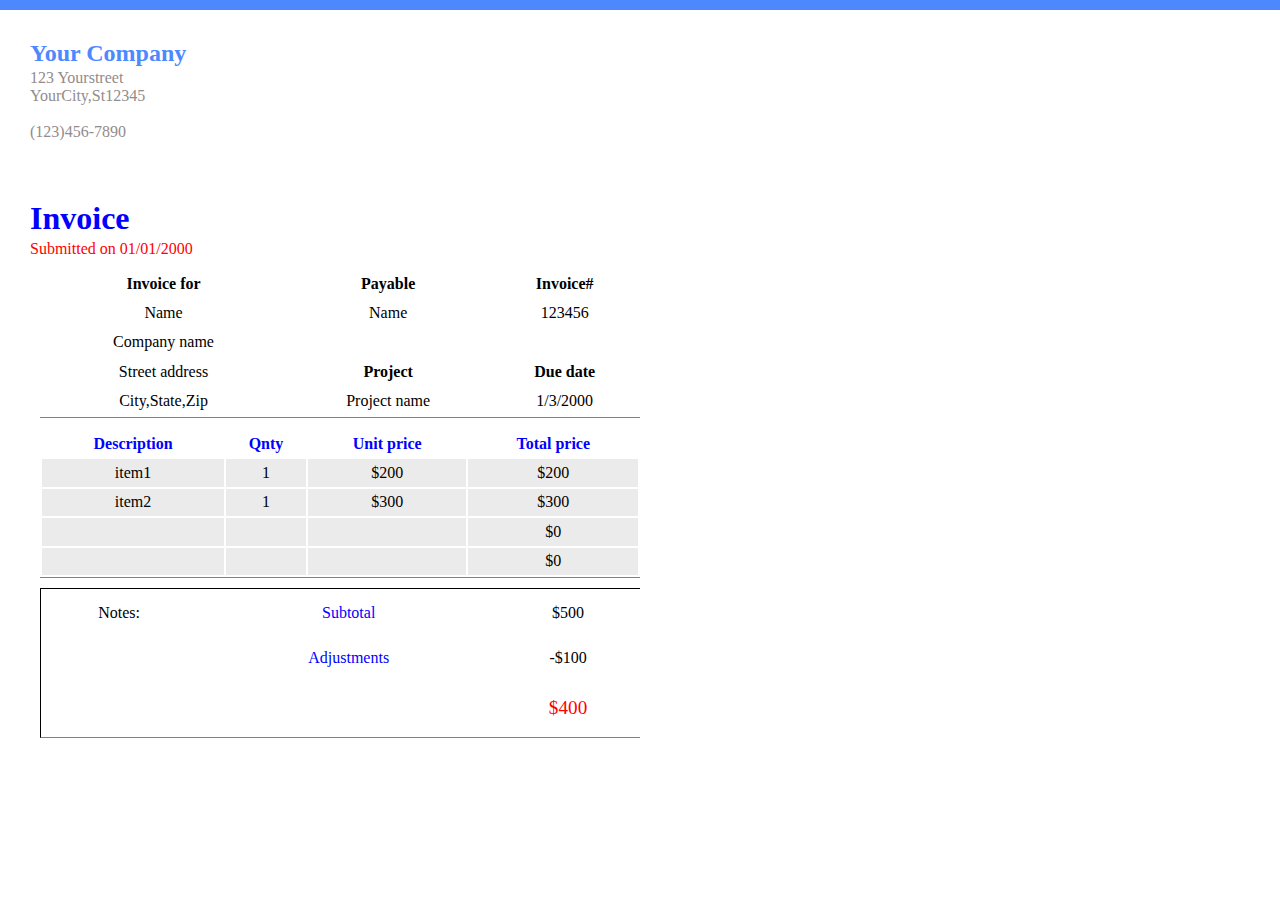
<file: index.html>
<!DOCTYPE html>
<html lang="en">

<head>
    <meta charset="UTF-8">
    <meta http-equiv="X-UA-Compatible" content="IE=edge">
    <meta name="viewport" content="width=device-width, initial-scale=1.0">
    <title>Document</title>
    <link rel="stylesheet" href="style.css">
</head>

<body>
    <header></header>

    <div class="header">
        <h2 style="color:  #4d88ff">Your Company</h2>
        <p style="color:rgb(146, 140, 140)">123 Yourstreet</p>
        <p style="color:rgb(146, 140, 140)">YourCity,St12345</p>
        <br>
        <p style="color:rgb(146, 140, 140)">(123)456-7890</p>

    </div>

    <div class="subheader">
        <h1 style="color:blue ">Invoice</h1>
        <p style="color:red;margin-top:3px;">Submitted on 01/01/2000</p>
        <table>
            <tr class="heading">
                <th>Invoice for</th>
                <th>Payable</th>
                <th>Invoice#</th>
            </tr>
            <tr>
                <td>
                    Name
                </td>
                <td>Name</td>
                <td>123456</td>
            </tr>
            <tr>
                <td>Company name</td>
                <td></td>
                <td></td>
            </tr>
            <tr>
                <td>Street address</td>
                <th>Project </th>
                <th>Due date</th>
            </tr>
            <tr>
                <td>City,State,Zip</td>
                <td>Project name </td>
                <td>1/3/2000</td>
            </tr>
        </table>
        <table class="table">
            <tr>
                <th style="color: blue;">Description</th>
                <th style="color: blue;">Qnty</th>
                <th style="color: blue;">Unit price</th>
                <th style="color: blue;">Total price</th>
            </tr>
            <tr style="background-color:rgb(236, 235, 235); "
            class="first-row">
                <td >item1</td>
                <td >1</td>
                <td >$200</td>
                <td class="price" >$200</td>
            </tr>
            <tr style="background-color:rgb(236, 235, 235); " class="second-row">
                <td>item2</td>
                <td>1</td>
                <td>$300</td>
                <td class="price2">$300</td>
            </tr>
            <tr style="background-color:rgb(236, 235, 235); ">
                <td></td>
                <td></td>
                <td></td>
                <td>$0</td>
            </tr>
            <tr style="background-color:rgb(236, 235, 235); ">
                <td></td>
                <td></td>
                <td></td>
                <td>$0</td>
            </tr>
        </table>
        <table style="border-top: 1px solid black;border-left: 1px solid black;">

            <tr>
                <td>Notes:</td>
                <td></td>
                <td></td>
                <td style="color:blue;">Subtotal</td>
                <td class="subtotal">$500</td>
            </tr>
            <tr>
                <td></td>
                <td></td>
                <td></td>
                <td style="color:blue;">Adjustments</td>
                <td class="adjustment">-$100</td>
            </tr>
            <tr>
                <td></td>
                <td></td>
                <td></td>
                <td></td>
                <td style="color: red ;font-size: larger;" class="total">$400</td>
            </tr>
        </table>
    </div>
</body>


</html>
</file>
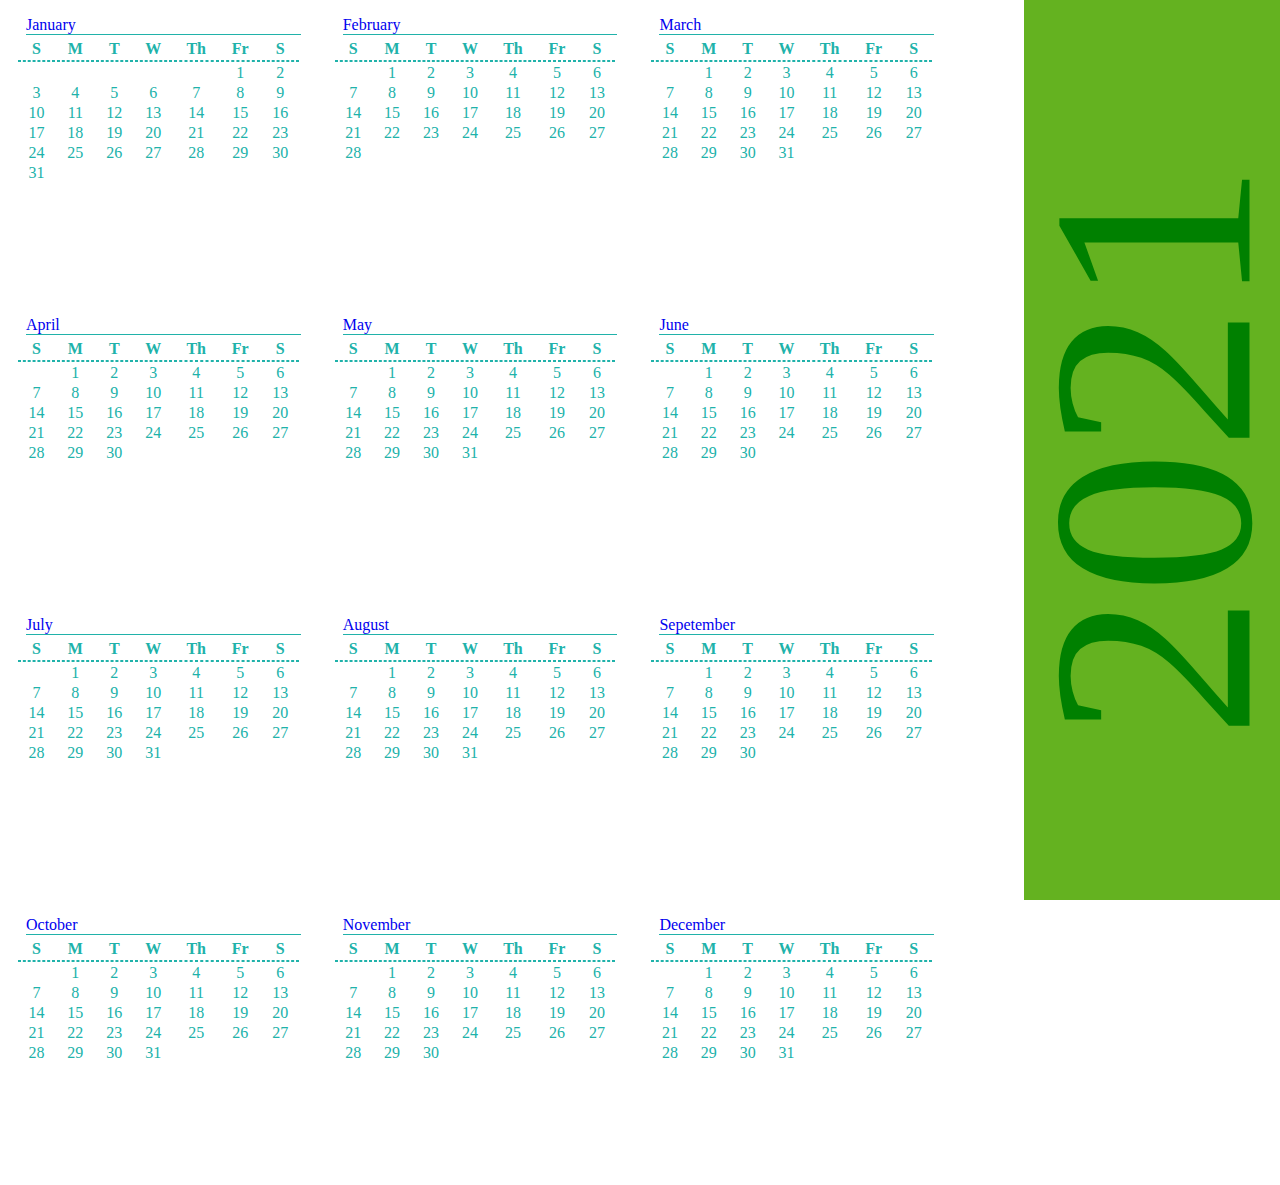
<file: calender/index.html>
<!DOCTYPE html>
<html lang="en">

<head>
    <meta charset="UTF-8">
    <meta http-equiv="X-UA-Compatible" content="IE=edge">
    <meta name="viewport" content="width=device-width, initial-scale=1.0">
    <title>Document</title>
    <link rel="stylesheet" href="style.css">
</head>

<body>
    <div class="main-body">
        <div class="calender-body">
            <div class="month">
                <div class="heading"><a href="./months/january.html" style="text-decoration:none">January</a>    </div>
                <table>
                    
                    <tr class="table-row1">
                        <th>S</th>
                        <th>M</th>
                        <th>T</th>
                        <th>W</th>
                        <th>Th</th>
                        <th>Fr</th>
                        <th>S</th>
                    </tr>
                    <tr>
                        <th>
                            <div style="border: 1px dashed lightseagreen"></div>
                        </th>
                        <th>
                            <div style="border: 1px dashed lightseagreen"></div>
                        </th>
                        <th>
                            <div style="border: 1px dashed lightseagreen"></div>
                        </th>
                        <th>
                            <div style="border: 1px dashed lightseagreen"></div>
                        </th>
                        <th>
                            <div style="border: 1px dashed lightseagreen"></div>
                        </th>
                        <th>
                            <div style="border: 1px dashed lightseagreen"></div>
                        </th>
                        <th>
                            <div style="border: 1px dashed lightseagreen"></div>
                        </th>
                    </tr>
                    <tr>
                        <td></td>
                        <td></td>
                        <td></td>
                        <td></td>
                        <td></td>
                        <td>1</td>
                        <td>2</td>
                    </tr>
                    <tr>
                        <td>3</td>
                        <td>4</td>
                        <td>5</td>
                        <td>6</td>
                        <td>7</td>
                        <td>8</td>
                        <td>9</td>
                    </tr>
                    <tr>
                        <td>10</td>
                        <td>11</td>
                        <td>12</td>
                        <td>13</td>
                        <td>14</td>
                        <td>15</td>
                        <td>16</td>
                    </tr>
                    <tr>
                        <td>17</td>
                         <td>18</td>
                         <td>19</td>
                         <td>20</td>
                         <td>21</td>
                         <td>22</td>
                         <td>23</td>
                    </tr>
                    <tr>
                        <td>24</td>
                        <td>25</td>
                        <td>26</td>
                        <td>27</td>
                        <td>28</td>
                        <td>29</td>
                        <td>30</td>
                    </tr>
                    <tr>
                        <td>31</td>
                    </tr>
                    <tr>

                    </tr>
                </table>
            </div>
           
            <div class="month">
                <div class="heading"><a href="./months/february.html" style="text-decoration:none">February</a>    </div>
                <table>
                    
                    <tr class="table-row1">
                        <th>S</th>
                        <th>M</th>
                        <th>T</th>
                        <th>W</th>
                        <th>Th</th>
                        <th>Fr</th>
                        <th>S</th>
                    </tr>
                    <tr>
                        <th>
                            <div style="border: 1px dashed lightseagreen"></div>
                        </th>
                        <th>
                            <div style="border: 1px dashed lightseagreen"></div>
                        </th>
                        <th>
                            <div style="border: 1px dashed lightseagreen"></div>
                        </th>
                        <th>
                            <div style="border: 1px dashed lightseagreen"></div>
                        </th>
                        <th>
                            <div style="border: 1px dashed lightseagreen"></div>
                        </th>
                        <th>
                            <div style="border: 1px dashed lightseagreen"></div>
                        </th>
                        <th>
                            <div style="border: 1px dashed lightseagreen"></div>
                        </th>
                    </tr>
                    <tr>
                        <td></td>
                        <td>1</td>
                        <td>2</td>
                        <td>3</td>
                        <td>4</td>
                        <td>5</td>
                        <td>6</td>
                    </tr>
                    <tr>
                        <td>7</td>
                        <td>8</td>
                        <td>9</td>
                        <td>10</td>
                        <td>11</td>
                        <td>12</td>
                        <td>13</td>
                    </tr>
                    <tr>
                        <td>14</td>
                        <td>15</td>
                        <td>16</td>
                        <td>17</td>
                        <td>18</td>
                        <td>19</td>
                        <td>20</td>
                    </tr>
                    <tr>
                        <td>21</td>
                         <td>22</td>
                         <td>23</td>
                         <td>24</td>
                         <td>25</td>
                         <td>26</td>
                         <td>27</td>
                    </tr>
                    <tr>
                        <td>28</td>
                        
                  
                    <tr>

                    </tr>
                </table>
            </div>
            <div class="month">
                <div class="heading"><a href="./months/march.html" style="text-decoration:none">March</a>    </div>
                <table>
                    
                    <tr class="table-row1">
                        <th>S</th>
                        <th>M</th>
                        <th>T</th>
                        <th>W</th>
                        <th>Th</th>
                        <th>Fr</th>
                        <th>S</th>
                    </tr>
                    <tr>
                        <th>
                            <div style="border: 1px dashed lightseagreen"></div>
                        </th>
                        <th>
                            <div style="border: 1px dashed lightseagreen"></div>
                        </th>
                        <th>
                            <div style="border: 1px dashed lightseagreen"></div>
                        </th>
                        <th>
                            <div style="border: 1px dashed lightseagreen"></div>
                        </th>
                        <th>
                            <div style="border: 1px dashed lightseagreen"></div>
                        </th>
                        <th>
                            <div style="border: 1px dashed lightseagreen"></div>
                        </th>
                        <th>
                            <div style="border: 1px dashed lightseagreen"></div>
                        </th>
                    </tr>
                    <tr>
                        <td></td>
                        <td>1</td>
                        <td>2</td>
                        <td>3</td>
                        <td>4</td>
                        <td>5</td>
                        <td>6</td>
                    </tr>
                    <tr>
                        <td>7</td>
                        <td>8</td>
                        <td>9</td>
                        <td>10</td>
                        <td>11</td>
                        <td>12</td>
                        <td>13</td>
                    </tr>
                    <tr>
                        <td>14</td>
                        <td>15</td>
                        <td>16</td>
                        <td>17</td>
                        <td>18</td>
                        <td>19</td>
                        <td>20</td>
                    </tr>
                    <tr>
                        <td>21</td>
                         <td>22</td>
                         <td>23</td>
                         <td>24</td>
                         <td>25</td>
                         <td>26</td>
                         <td>27</td>
                    </tr>
                    <tr>
                        <td>28</td>
                        <td>29</td>
                        <td>30</td>
                        <td>31</td>
                        
                  
                    <tr>

                    </tr>
                </table>
            </div>
            <div class="month">
                <div class="heading"><a href="./months/april.html" style="text-decoration:none">April</a>    </div>
                <table>
                    
                    <tr class="table-row1">
                        <th>S</th>
                        <th>M</th>
                        <th>T</th>
                        <th>W</th>
                        <th>Th</th>
                        <th>Fr</th>
                        <th>S</th>
                    </tr>
                    <tr>
                        <th>
                            <div style="border: 1px dashed lightseagreen"></div>
                        </th>
                        <th>
                            <div style="border: 1px dashed lightseagreen"></div>
                        </th>
                        <th>
                            <div style="border: 1px dashed lightseagreen"></div>
                        </th>
                        <th>
                            <div style="border: 1px dashed lightseagreen"></div>
                        </th>
                        <th>
                            <div style="border: 1px dashed lightseagreen"></div>
                        </th>
                        <th>
                            <div style="border: 1px dashed lightseagreen"></div>
                        </th>
                        <th>
                            <div style="border: 1px dashed lightseagreen"></div>
                        </th>
                    </tr>
                    <tr>
                        <td></td>
                        <td>1</td>
                        <td>2</td>
                        <td>3</td>
                        <td>4</td>
                        <td>5</td>
                        <td>6</td>
                    </tr>
                    <tr>
                        <td>7</td>
                        <td>8</td>
                        <td>9</td>
                        <td>10</td>
                        <td>11</td>
                        <td>12</td>
                        <td>13</td>
                    </tr>
                    <tr>
                        <td>14</td>
                        <td>15</td>
                        <td>16</td>
                        <td>17</td>
                        <td>18</td>
                        <td>19</td>
                        <td>20</td>
                    </tr>
                    <tr>
                        <td>21</td>
                         <td>22</td>
                         <td>23</td>
                         <td>24</td>
                         <td>25</td>
                         <td>26</td>
                         <td>27</td>
                    </tr>
                    <tr>
                        <td>28</td>
                        <td>29</td>
                        <td>30</td>
                        
                  
                    <tr>

                    </tr>
                </table>
            </div>
            <div class="month">
                <div class="heading"><a href="./months/may.html" style="text-decoration:none">May</a>    </div>
                <table>
                    
                    <tr class="table-row1">
                        <th>S</th>
                        <th>M</th>
                        <th>T</th>
                        <th>W</th>
                        <th>Th</th>
                        <th>Fr</th>
                        <th>S</th>
                    </tr>
                    <tr>
                        <th>
                            <div style="border: 1px dashed lightseagreen"></div>
                        </th>
                        <th>
                            <div style="border: 1px dashed lightseagreen"></div>
                        </th>
                        <th>
                            <div style="border: 1px dashed lightseagreen"></div>
                        </th>
                        <th>
                            <div style="border: 1px dashed lightseagreen"></div>
                        </th>
                        <th>
                            <div style="border: 1px dashed lightseagreen"></div>
                        </th>
                        <th>
                            <div style="border: 1px dashed lightseagreen"></div>
                        </th>
                        <th>
                            <div style="border: 1px dashed lightseagreen"></div>
                        </th>
                    </tr>
                    <tr>
                        <td></td>
                        <td>1</td>
                        <td>2</td>
                        <td>3</td>
                        <td>4</td>
                        <td>5</td>
                        <td>6</td>
                    </tr>
                    <tr>
                        <td>7</td>
                        <td>8</td>
                        <td>9</td>
                        <td>10</td>
                        <td>11</td>
                        <td>12</td>
                        <td>13</td>
                    </tr>
                    <tr>
                        <td>14</td>
                        <td>15</td>
                        <td>16</td>
                        <td>17</td>
                        <td>18</td>
                        <td>19</td>
                        <td>20</td>
                    </tr>
                    <tr>
                        <td>21</td>
                         <td>22</td>
                         <td>23</td>
                         <td>24</td>
                         <td>25</td>
                         <td>26</td>
                         <td>27</td>
                    </tr>
                    <tr>
                        <td>28</td>
                        <td>29</td>
                        <td>30</td>
                        <td>31</td>
                        
                  
                    <tr>

                    </tr>
                </table>
            </div>
            <div class="month">
                <div class="heading"><a href="./months/june.html" style="text-decoration:none">June</a>    </div>
                <table>
                    
                    <tr class="table-row1">
                        <th>S</th>
                        <th>M</th>
                        <th>T</th>
                        <th>W</th>
                        <th>Th</th>
                        <th>Fr</th>
                        <th>S</th>
                    </tr>
                    <tr>
                        <th>
                            <div style="border: 1px dashed lightseagreen"></div>
                        </th>
                        <th>
                            <div style="border: 1px dashed lightseagreen"></div>
                        </th>
                        <th>
                            <div style="border: 1px dashed lightseagreen"></div>
                        </th>
                        <th>
                            <div style="border: 1px dashed lightseagreen"></div>
                        </th>
                        <th>
                            <div style="border: 1px dashed lightseagreen"></div>
                        </th>
                        <th>
                            <div style="border: 1px dashed lightseagreen"></div>
                        </th>
                        <th>
                            <div style="border: 1px dashed lightseagreen"></div>
                        </th>
                    </tr>
                    <tr>
                        <td></td>
                        <td>1</td>
                        <td>2</td>
                        <td>3</td>
                        <td>4</td>
                        <td>5</td>
                        <td>6</td>
                    </tr>
                    <tr>
                        <td>7</td>
                        <td>8</td>
                        <td>9</td>
                        <td>10</td>
                        <td>11</td>
                        <td>12</td>
                        <td>13</td>
                    </tr>
                    <tr>
                        <td>14</td>
                        <td>15</td>
                        <td>16</td>
                        <td>17</td>
                        <td>18</td>
                        <td>19</td>
                        <td>20</td>
                    </tr>
                    <tr>
                        <td>21</td>
                         <td>22</td>
                         <td>23</td>
                         <td>24</td>
                         <td>25</td>
                         <td>26</td>
                         <td>27</td>
                    </tr>
                    <tr>
                        <td>28</td>
                        <td>29</td>
                        <td>30</td>
                        
                  
                    <tr>

                    </tr>
                </table>
            </div>
            <div class="month">
                <div class="heading"><a href="./months/july.html" style="text-decoration:none">July</a>    </div>
                <table>
                    
                    <tr class="table-row1">
                        <th>S</th>
                        <th>M</th>
                        <th>T</th>
                        <th>W</th>
                        <th>Th</th>
                        <th>Fr</th>
                        <th>S</th>
                    </tr>
                    <tr>
                        <th>
                            <div style="border: 1px dashed lightseagreen"></div>
                        </th>
                        <th>
                            <div style="border: 1px dashed lightseagreen"></div>
                        </th>
                        <th>
                            <div style="border: 1px dashed lightseagreen"></div>
                        </th>
                        <th>
                            <div style="border: 1px dashed lightseagreen"></div>
                        </th>
                        <th>
                            <div style="border: 1px dashed lightseagreen"></div>
                        </th>
                        <th>
                            <div style="border: 1px dashed lightseagreen"></div>
                        </th>
                        <th>
                            <div style="border: 1px dashed lightseagreen"></div>
                        </th>
                    </tr>
                    <tr>
                        <td></td>
                        <td>1</td>
                        <td>2</td>
                        <td>3</td>
                        <td>4</td>
                        <td>5</td>
                        <td>6</td>
                    </tr>
                    <tr>
                        <td>7</td>
                        <td>8</td>
                        <td>9</td>
                        <td>10</td>
                        <td>11</td>
                        <td>12</td>
                        <td>13</td>
                    </tr>
                    <tr>
                        <td>14</td>
                        <td>15</td>
                        <td>16</td>
                        <td>17</td>
                        <td>18</td>
                        <td>19</td>
                        <td>20</td>
                    </tr>
                    <tr>
                        <td>21</td>
                         <td>22</td>
                         <td>23</td>
                         <td>24</td>
                         <td>25</td>
                         <td>26</td>
                         <td>27</td>
                    </tr>
                    <tr>
                        <td>28</td>
                        <td>29</td>
                        <td>30</td>
                        <td>31</td>
                        
                  
                    <tr>

                    </tr>
                </table>
            </div>
            <div class="month">
                <div class="heading"><a href="./months/august.html" style="text-decoration:none">August</a>    </div>
                <table>
                    
                    <tr class="table-row1">
                        <th>S</th>
                        <th>M</th>
                        <th>T</th>
                        <th>W</th>
                        <th>Th</th>
                        <th>Fr</th>
                        <th>S</th>
                    </tr>
                    <tr>
                        <th>
                            <div style="border: 1px dashed lightseagreen"></div>
                        </th>
                        <th>
                            <div style="border: 1px dashed lightseagreen"></div>
                        </th>
                        <th>
                            <div style="border: 1px dashed lightseagreen"></div>
                        </th>
                        <th>
                            <div style="border: 1px dashed lightseagreen"></div>
                        </th>
                        <th>
                            <div style="border: 1px dashed lightseagreen"></div>
                        </th>
                        <th>
                            <div style="border: 1px dashed lightseagreen"></div>
                        </th>
                        <th>
                            <div style="border: 1px dashed lightseagreen"></div>
                        </th>
                    </tr>
                    <tr>
                        <td></td>
                        <td>1</td>
                        <td>2</td>
                        <td>3</td>
                        <td>4</td>
                        <td>5</td>
                        <td>6</td>
                    </tr>
                    <tr>
                        <td>7</td>
                        <td>8</td>
                        <td>9</td>
                        <td>10</td>
                        <td>11</td>
                        <td>12</td>
                        <td>13</td>
                    </tr>
                    <tr>
                        <td>14</td>
                        <td>15</td>
                        <td>16</td>
                        <td>17</td>
                        <td>18</td>
                        <td>19</td>
                        <td>20</td>
                    </tr>
                    <tr>
                        <td>21</td>
                         <td>22</td>
                         <td>23</td>
                         <td>24</td>
                         <td>25</td>
                         <td>26</td>
                         <td>27</td>
                    </tr>
                    <tr>
                        <td>28</td>
                        <td>29</td>
                        <td>30</td>
                        <td>31</td>
                        
                  
                    <tr>

                    </tr>
                </table>
            </div>
            <div class="month">
                <div class="heading"><a href="./months/september.html" style="text-decoration:none">Sepetember</a>    </div>
                <table>
                    
                    <tr class="table-row1">
                        <th>S</th>
                        <th>M</th>
                        <th>T</th>
                        <th>W</th>
                        <th>Th</th>
                        <th>Fr</th>
                        <th>S</th>
                    </tr>
                    <tr>
                        <th>
                            <div style="border: 1px dashed lightseagreen"></div>
                        </th>
                        <th>
                            <div style="border: 1px dashed lightseagreen"></div>
                        </th>
                        <th>
                            <div style="border: 1px dashed lightseagreen"></div>
                        </th>
                        <th>
                            <div style="border: 1px dashed lightseagreen"></div>
                        </th>
                        <th>
                            <div style="border: 1px dashed lightseagreen"></div>
                        </th>
                        <th>
                            <div style="border: 1px dashed lightseagreen"></div>
                        </th>
                        <th>
                            <div style="border: 1px dashed lightseagreen"></div>
                        </th>
                    </tr>
                    <tr>
                        <td></td>
                        <td>1</td>
                        <td>2</td>
                        <td>3</td>
                        <td>4</td>
                        <td>5</td>
                        <td>6</td>
                    </tr>
                    <tr>
                        <td>7</td>
                        <td>8</td>
                        <td>9</td>
                        <td>10</td>
                        <td>11</td>
                        <td>12</td>
                        <td>13</td>
                    </tr>
                    <tr>
                        <td>14</td>
                        <td>15</td>
                        <td>16</td>
                        <td>17</td>
                        <td>18</td>
                        <td>19</td>
                        <td>20</td>
                    </tr>
                    <tr>
                        <td>21</td>
                         <td>22</td>
                         <td>23</td>
                         <td>24</td>
                         <td>25</td>
                         <td>26</td>
                         <td>27</td>
                    </tr>
                    <tr>
                        <td>28</td>
                        <td>29</td>
                        <td>30</td>
                        
                  
                    <tr>

                    </tr>
                </table>
            </div>
            <div class="month">
                <div class="heading"><a href="./months/october.html" style="text-decoration:none">October</a>    </div>
                <table>
                    
                    <tr class="table-row1">
                        <th>S</th>
                        <th>M</th>
                        <th>T</th>
                        <th>W</th>
                        <th>Th</th>
                        <th>Fr</th>
                        <th>S</th>
                    </tr>
                    <tr>
                        <th>
                            <div style="border: 1px dashed lightseagreen"></div>
                        </th>
                        <th>
                            <div style="border: 1px dashed lightseagreen"></div>
                        </th>
                        <th>
                            <div style="border: 1px dashed lightseagreen"></div>
                        </th>
                        <th>
                            <div style="border: 1px dashed lightseagreen"></div>
                        </th>
                        <th>
                            <div style="border: 1px dashed lightseagreen"></div>
                        </th>
                        <th>
                            <div style="border: 1px dashed lightseagreen"></div>
                        </th>
                        <th>
                            <div style="border: 1px dashed lightseagreen"></div>
                        </th>
                    </tr>
                    <tr>
                        <td></td>
                        <td>1</td>
                        <td>2</td>
                        <td>3</td>
                        <td>4</td>
                        <td>5</td>
                        <td>6</td>
                    </tr>
                    <tr>
                        <td>7</td>
                        <td>8</td>
                        <td>9</td>
                        <td>10</td>
                        <td>11</td>
                        <td>12</td>
                        <td>13</td>
                    </tr>
                    <tr>
                        <td>14</td>
                        <td>15</td>
                        <td>16</td>
                        <td>17</td>
                        <td>18</td>
                        <td>19</td>
                        <td>20</td>
                    </tr>
                    <tr>
                        <td>21</td>
                         <td>22</td>
                         <td>23</td>
                         <td>24</td>
                         <td>25</td>
                         <td>26</td>
                         <td>27</td>
                    </tr>
                    <tr>
                        <td>28</td>
                        <td>29</td>
                        <td>30</td>
                        <td>31</td>
                        
                  
                    <tr>

                    </tr>
                </table>
            </div>
            <div class="month">
                <div class="heading"><a href="./months/november.html" style="text-decoration:none">November</a>    </div>
                <table>
                    
                    <tr class="table-row1">
                        <th>S</th>
                        <th>M</th>
                        <th>T</th>
                        <th>W</th>
                        <th>Th</th>
                        <th>Fr</th>
                        <th>S</th>
                    </tr>
                    <tr>
                        <th>
                            <div style="border: 1px dashed lightseagreen"></div>
                        </th>
                        <th>
                            <div style="border: 1px dashed lightseagreen"></div>
                        </th>
                        <th>
                            <div style="border: 1px dashed lightseagreen"></div>
                        </th>
                        <th>
                            <div style="border: 1px dashed lightseagreen"></div>
                        </th>
                        <th>
                            <div style="border: 1px dashed lightseagreen"></div>
                        </th>
                        <th>
                            <div style="border: 1px dashed lightseagreen"></div>
                        </th>
                        <th>
                            <div style="border: 1px dashed lightseagreen"></div>
                        </th>
                    </tr>
                    <tr>
                        <td></td>
                        <td>1</td>
                        <td>2</td>
                        <td>3</td>
                        <td>4</td>
                        <td>5</td>
                        <td>6</td>
                    </tr>
                    <tr>
                        <td>7</td>
                        <td>8</td>
                        <td>9</td>
                        <td>10</td>
                        <td>11</td>
                        <td>12</td>
                        <td>13</td>
                    </tr>
                    <tr>
                        <td>14</td>
                        <td>15</td>
                        <td>16</td>
                        <td>17</td>
                        <td>18</td>
                        <td>19</td>
                        <td>20</td>
                    </tr>
                    <tr>
                        <td>21</td>
                         <td>22</td>
                         <td>23</td>
                         <td>24</td>
                         <td>25</td>
                         <td>26</td>
                         <td>27</td>
                    </tr>
                    <tr>
                        <td>28</td>
                        <td>29</td>
                        <td>30</td>
                        
                  
                    <tr>

                    </tr>
                </table>
            </div>
            <div class="month">
                <div class="heading"><a href="./months/december.html" style="text-decoration:none">December</a></div>
                <table>
                    
                    <tr class="table-row1">
                        <th>S</th>
                        <th>M</th>
                        <th>T</th>
                        <th>W</th>
                        <th>Th</th>
                        <th>Fr</th>
                        <th>S</th>
                    </tr>
                    <tr>
                        <th>
                            <div style="border: 1px dashed lightseagreen"></div>
                        </th>
                        <th>
                            <div style="border: 1px dashed lightseagreen"></div>
                        </th>
                        <th>
                            <div style="border: 1px dashed lightseagreen"></div>
                        </th>
                        <th>
                            <div style="border: 1px dashed lightseagreen"></div>
                        </th>
                        <th>
                            <div style="border: 1px dashed lightseagreen"></div>
                        </th>
                        <th>
                            <div style="border: 1px dashed lightseagreen"></div>
                        </th>
                        <th>
                            <div style="border: 1px dashed lightseagreen"></div>
                        </th>
                    </tr>
                    <tr>
                        <td></td>
                        <td>1</td>
                        <td>2</td>
                        <td>3</td>
                        <td>4</td>
                        <td>5</td>
                        <td>6</td>
                    </tr>
                    <tr>
                        <td>7</td>
                        <td>8</td>
                        <td>9</td>
                        <td>10</td>
                        <td>11</td>
                        <td>12</td>
                        <td>13</td>
                    </tr>
                    <tr>
                        <td>14</td>
                        <td>15</td>
                        <td>16</td>
                        <td>17</td>
                        <td>18</td>
                        <td>19</td>
                        <td>20</td>
                    </tr>
                    <tr>
                        <td>21</td>
                         <td>22</td>
                         <td>23</td>
                         <td>24</td>
                         <td>25</td>
                         <td>26</td>
                         <td>27</td>
                    </tr>
                    <tr>
                        <td>28</td>
                        <td>29</td>
                        <td>30</td>
                        <td>31</td>
                        
                  
                    <tr>

                    </tr>
                </table>
            </div>
            
            
        </div>
        <div class="side-body">
            <div class="text">
                2021
            </div>
        </div>
    </div>
</body>

</html>
</file>
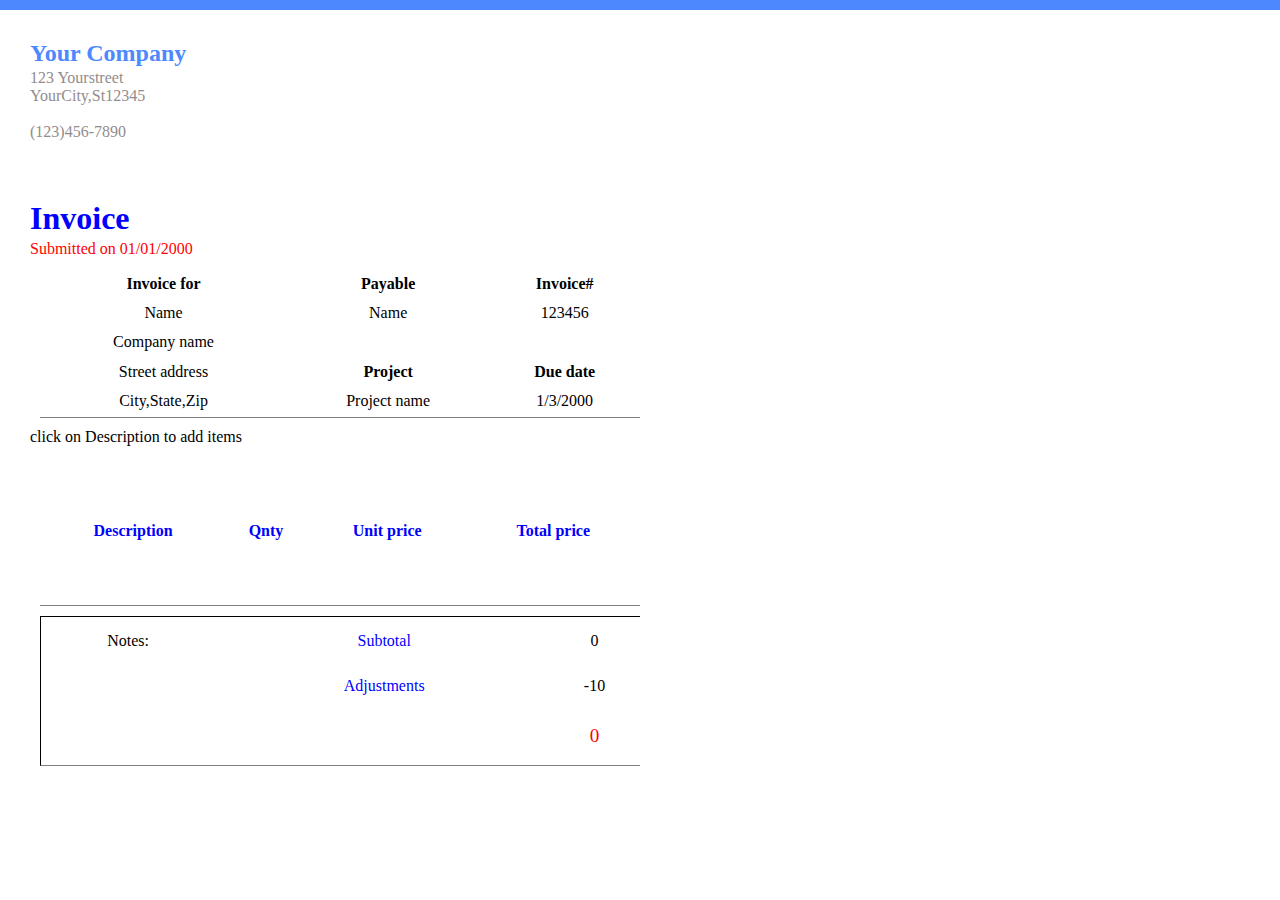
<file: question4.html>
<!DOCTYPE html>
<html lang="en">

<head>
    <meta charset="UTF-8">
    <meta http-equiv="X-UA-Compatible" content="IE=edge">
    <meta name="viewport" content="width=device-width, initial-scale=1.0">
    <title>Document</title>
    <link rel="stylesheet" href="style.css">
</head>

<body>
    <header></header>

    <div class="header">
        <h2 style="color:  #4d88ff">Your Company</h2>
        <p style="color:rgb(146, 140, 140)">123 Yourstreet</p>
        <p style="color:rgb(146, 140, 140)">YourCity,St12345</p>
        <br>
        <p style="color:rgb(146, 140, 140)">(123)456-7890</p>

    </div>

    <div class="subheader">
        <h1 style="color:blue ">Invoice</h1>
        <p style="color:red;margin-top:3px;">Submitted on 01/01/2000</p>
        <table>
            <tr class="heading">
                <th>Invoice for</th>
                <th>Payable</th>
                <th>Invoice#</th>
            </tr>
            <tr>
                <td>
                    Name
                </td>
                <td>Name</td>
                <td>123456</td>
            </tr>
            <tr>
                <td>Company name</td>
                <td></td>
                <td></td>
            </tr>
            <tr>
                <td>Street address</td>
                <th>Project </th>
                <th>Due date</th>
            </tr>
            <tr>
                <td>City,State,Zip</td>
                <td>Project name </td>
                <td>1/3/2000</td>
            </tr>
        </table>
        <table class="table" onclick="append()">
            click on Description to add items 
            <tr>
                <th style="color: blue;">Description</th>
                <th style="color: blue;">Qnty</th>
                <th style="color: blue;">Unit price</th>
                <th style="color: blue;">Total price</th>
            </tr>
           
            <!-- <tr style="background-color:rgb(236, 235, 235); " class="second-row">
                <td>item2</td>
                <td>1</td>
                <td>$300</td>
                <td class="price2">$300</td>
            </tr>
            <tr style="background-color:rgb(236, 235, 235); ">
                <td></td>
                <td></td>
                <td></td>
                <td>$0</td>
            </tr>
            <tr style="background-color:rgb(236, 235, 235); ">
                <td></td>
                <td></td>
                <td></td>
                <td>$0</td>
            </tr> -->
        </table>
        <table style="border-top: 1px solid black;border-left: 1px solid black;">

            <tr>
                <td>Notes:</td>
                <td></td>
                <td></td>
                <td style="color:blue;">Subtotal</td>
                <td class="subtotal">0</td>
            </tr>
            <tr>
                <td></td>
                <td></td>
                <td></td>
                <td style="color:blue;">Adjustments</td>
                <td class="adjustment">-10</td>
            </tr>
            <tr>
                <td></td>
                <td></td>
                <td></td>
                <td></td>
                <td style="color: red ;font-size: larger;" class="total">0</td>
            </tr>
        </table>
    </div>
</body>
<script >
    function append(){
        let inputData = prompt("enter your details in format item,quantity,price")
        if(!inputData){
            alert("please enter the input");
            return;
        }
        //    console.log(inputData);
        inputData =inputData.split(',')
    let item_name =inputData[0]
    let quantity =inputData[1]
    let price_per_quantity =inputData[2];
    let total_price = parseInt(quantity)*parseInt(price_per_quantity)
    let table =document.querySelector(".table")
    table.innerHTML =table.innerHTML + ` <tr style="background-color:rgb(236, 235, 235); "
            class="first-row">
                <td >${item_name}</td>
                <td >${quantity}</td>
                <td > ${price_per_quantity}</td>
                <td  >${total_price}</td>
            </tr>`
            updatetotal(total_price)
        }
     function updatetotal(total_price){
        console.log(total_price);
       let subtotal =document.querySelector(".subtotal");
       subtotal.innerText =parseInt(subtotal.innerText)+total_price
       let adjustment =document.querySelector(".adjustment")

       let total_billing_price = document.querySelector(".total");
       total_billing_price.innerText = parseInt(subtotal.innerText) + parseInt(adjustment.innerText);
     }


</script>

</html>
</file>
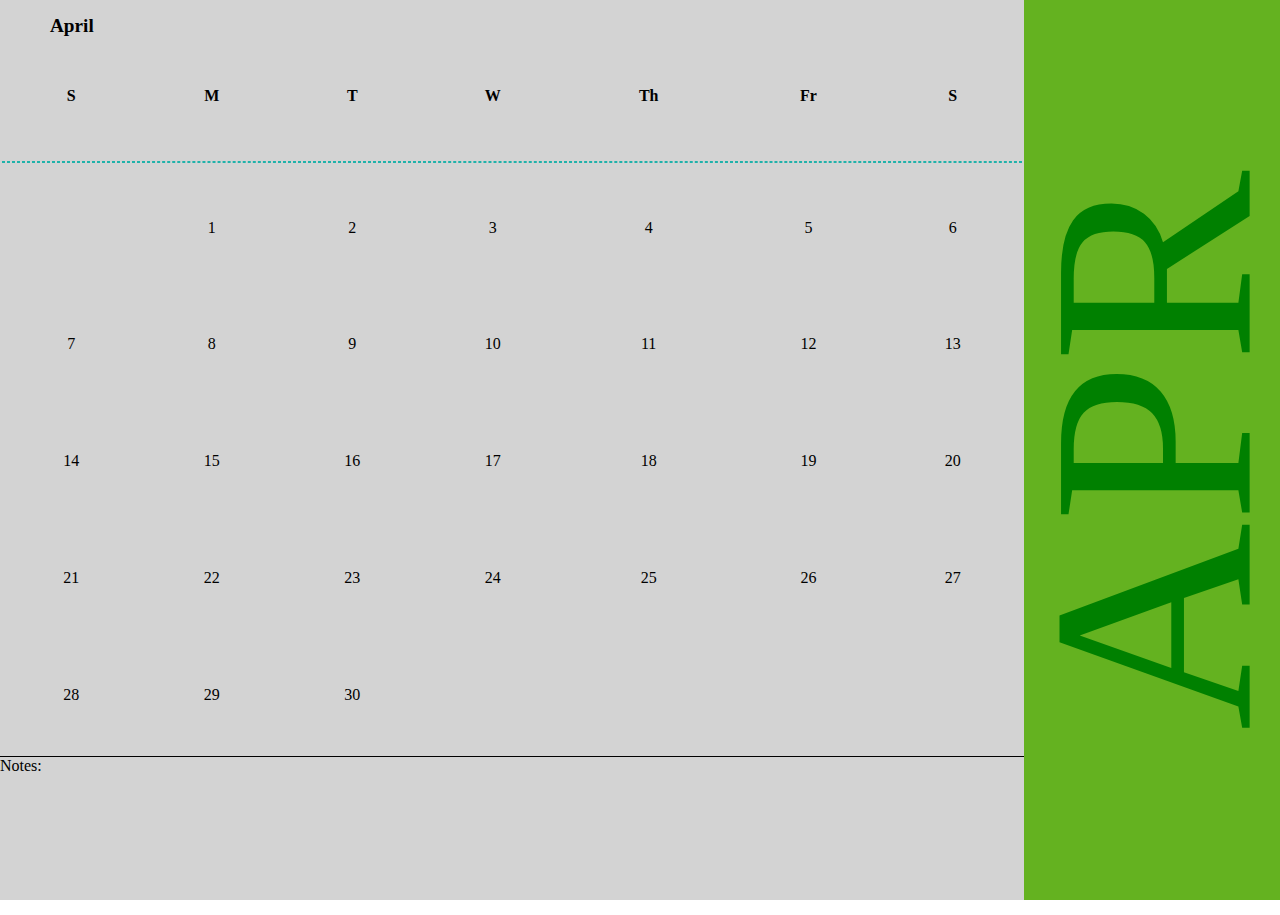
<file: calender/months/april.html>
<!DOCTYPE html>
<html lang="en">
<head>
    <meta charset="UTF-8">
    <meta http-equiv="X-UA-Compatible" content="IE=edge">
    <meta name="viewport" content="width=device-width, initial-scale=1.0">
    <title>Document</title>
    <link rel="stylesheet" href="style.css">
</head>
<body>
    <div class="main-body">
    <div class="month-body">
        <div class="month">
            <div class="heading">April</div>
            <table>

                <tr class="table-row1">
                    <th>S</th>
                    <th>M</th>
                    <th>T</th>
                    <th>W</th>
                    <th>Th</th>
                    <th>Fr</th>
                    <th>S</th>
                </tr>
                <tr>
                    <th>
                        <div style="border: 1px dashed lightseagreen"></div>
                    </th>
                    <th>
                        <div style="border: 1px dashed lightseagreen"></div>
                    </th>
                    <th>
                        <div style="border: 1px dashed lightseagreen"></div>
                    </th>
                    <th>
                        <div style="border: 1px dashed lightseagreen"></div>
                    </th>
                    <th>
                        <div style="border: 1px dashed lightseagreen"></div>
                    </th>
                    <th>
                        <div style="border: 1px dashed lightseagreen"></div>
                    </th>
                    <th>
                        <div style="border: 1px dashed lightseagreen"></div>
                    </th>
                </tr>
                <tr>
                    <td></td>
                    <td>1</td>
                    <td>2</td>
                    <td>3</td>
                    <td>4</td>
                    <td>5</td>
                    <td>6</td>
                </tr>
                <tr>
                    <td>7</td>
                    <td>8</td>
                    <td>9</td>
                    <td>10</td>
                    <td>11</td>
                    <td>12</td>
                    <td>13</td>
                </tr>
                <tr>
                    <td>14</td>
                    <td>15</td>
                    <td>16</td>
                    <td>17</td>
                    <td>18</td>
                    <td>19</td>
                    <td>20</td>
                </tr>
                <tr>
                    <td>21</td>
                    <td>22</td>
                    <td>23</td>
                    <td>24</td>
                    <td>25</td>
                    <td>26</td>
                    <td>27</td>
                </tr>
                <tr>
                    <td>28</td>
                    <td>29</td>
                    <td>30</td>
                    
                    

                </tr>

                <tr>

                </tr>
            </table>
            <span>Notes:</span>
        </div>
    </div>
    <div class="side-body">
        <div class="text">
            APR
        </div>
    </div>
    </div>
    
</body>
</html>
</file>
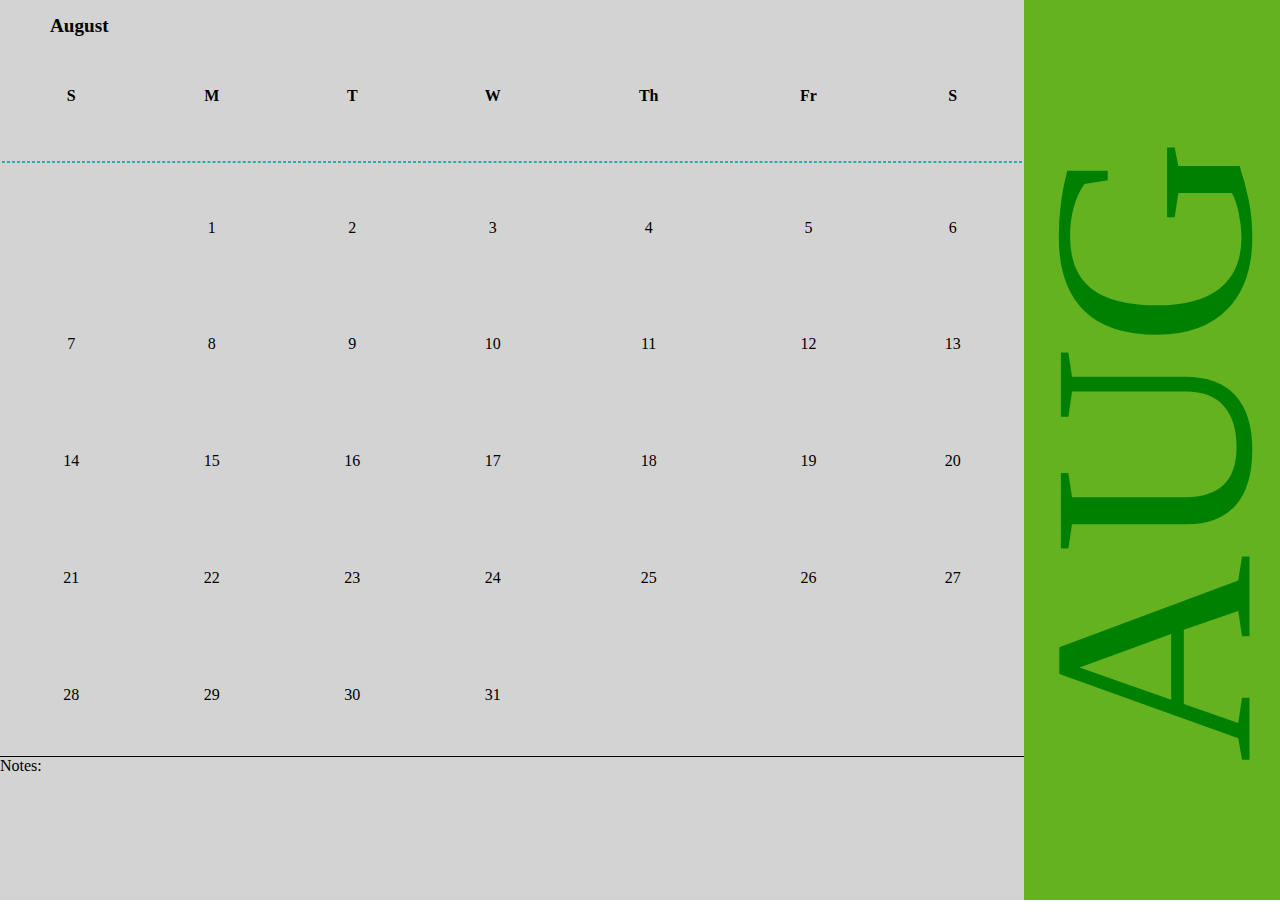
<file: calender/months/august.html>
<!DOCTYPE html>
<html lang="en">
<head>
    <meta charset="UTF-8">
    <meta http-equiv="X-UA-Compatible" content="IE=edge">
    <meta name="viewport" content="width=device-width, initial-scale=1.0">
    <title>Document</title>
    <link rel="stylesheet" href="style.css">
</head>
<body>
    <div class="main-body">
    <div class="month-body">
        <div class="month">
            <div class="heading">August</div>
            <table>

                <tr class="table-row1">
                    <th>S</th>
                    <th>M</th>
                    <th>T</th>
                    <th>W</th>
                    <th>Th</th>
                    <th>Fr</th>
                    <th>S</th>
                </tr>
                <tr>
                    <th>
                        <div style="border: 1px dashed lightseagreen"></div>
                    </th>
                    <th>
                        <div style="border: 1px dashed lightseagreen"></div>
                    </th>
                    <th>
                        <div style="border: 1px dashed lightseagreen"></div>
                    </th>
                    <th>
                        <div style="border: 1px dashed lightseagreen"></div>
                    </th>
                    <th>
                        <div style="border: 1px dashed lightseagreen"></div>
                    </th>
                    <th>
                        <div style="border: 1px dashed lightseagreen"></div>
                    </th>
                    <th>
                        <div style="border: 1px dashed lightseagreen"></div>
                    </th>
                </tr>
                <tr>
                    <td></td>
                    <td>1</td>
                    <td>2</td>
                    <td>3</td>
                    <td>4</td>
                    <td>5</td>
                    <td>6</td>
                </tr>
                <tr>
                    <td>7</td>
                    <td>8</td>
                    <td>9</td>
                    <td>10</td>
                    <td>11</td>
                    <td>12</td>
                    <td>13</td>
                </tr>
                <tr>
                    <td>14</td>
                    <td>15</td>
                    <td>16</td>
                    <td>17</td>
                    <td>18</td>
                    <td>19</td>
                    <td>20</td>
                </tr>
                <tr>
                    <td>21</td>
                    <td>22</td>
                    <td>23</td>
                    <td>24</td>
                    <td>25</td>
                    <td>26</td>
                    <td>27</td>
                </tr>
                <tr>
                    <td>28</td>
                    <td>29</td>
                    <td>30</td>
                    <td>31</td>
                    

                </tr>

                <tr>

                </tr>
            </table>
            <span>Notes:</span>
        </div>
    </div>
    <div class="side-body">
        <div class="text">
            AUG
        </div>
    </div>
    </div>
    
</body>
</html>
</file>
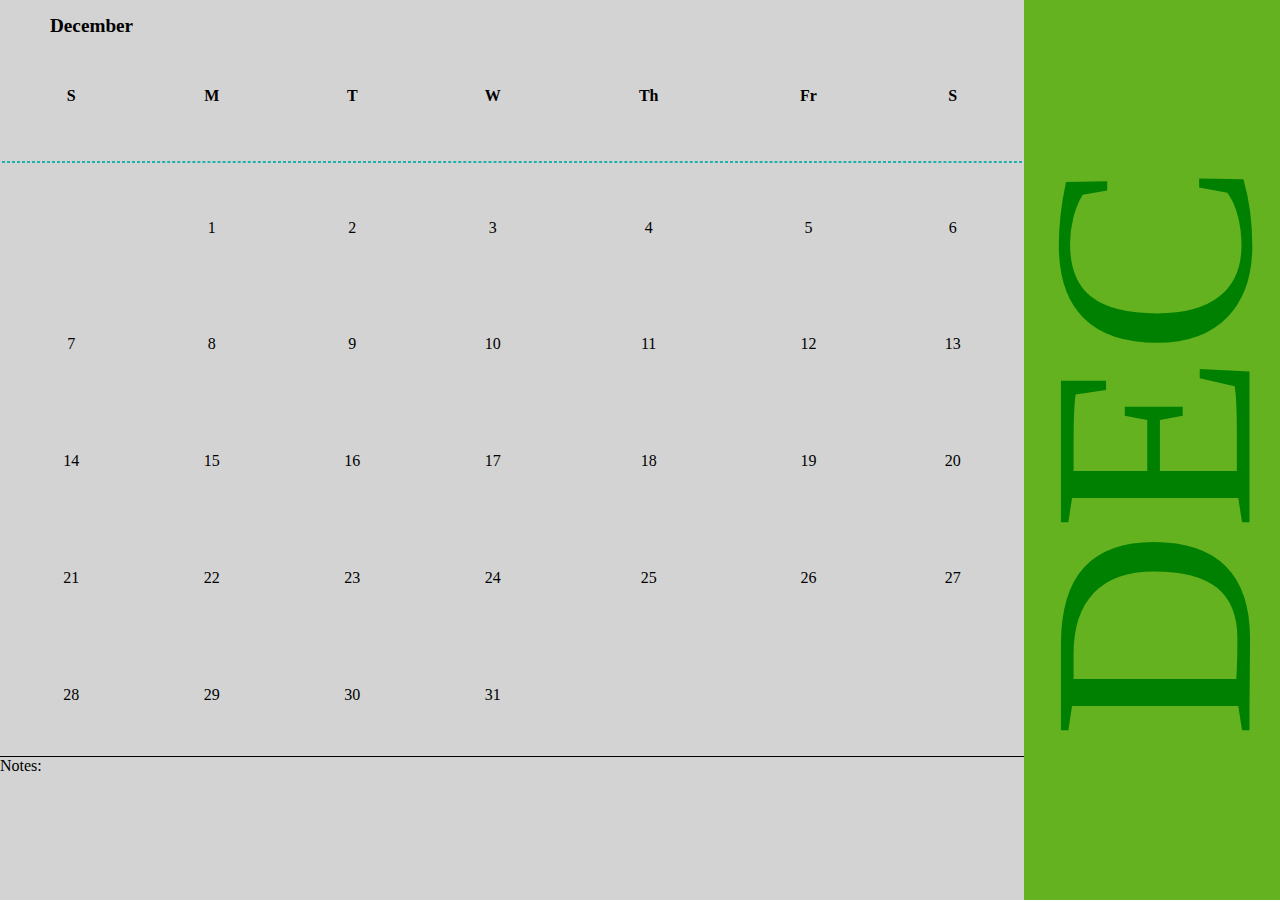
<file: calender/months/december.html>
<!DOCTYPE html>
<html lang="en">
<head>
    <meta charset="UTF-8">
    <meta http-equiv="X-UA-Compatible" content="IE=edge">
    <meta name="viewport" content="width=device-width, initial-scale=1.0">
    <title>Document</title>
    <link rel="stylesheet" href="style.css">
</head>
<body>
    <div class="main-body">
    <div class="month-body">
        <div class="month">
            <div class="heading">December</div>
            <table>

                <tr class="table-row1">
                    <th>S</th>
                    <th>M</th>
                    <th>T</th>
                    <th>W</th>
                    <th>Th</th>
                    <th>Fr</th>
                    <th>S</th>
                </tr>
                <tr>
                    <th>
                        <div style="border: 1px dashed lightseagreen"></div>
                    </th>
                    <th>
                        <div style="border: 1px dashed lightseagreen"></div>
                    </th>
                    <th>
                        <div style="border: 1px dashed lightseagreen"></div>
                    </th>
                    <th>
                        <div style="border: 1px dashed lightseagreen"></div>
                    </th>
                    <th>
                        <div style="border: 1px dashed lightseagreen"></div>
                    </th>
                    <th>
                        <div style="border: 1px dashed lightseagreen"></div>
                    </th>
                    <th>
                        <div style="border: 1px dashed lightseagreen"></div>
                    </th>
                </tr>
                <tr>
                    <td></td>
                    <td>1</td>
                    <td>2</td>
                    <td>3</td>
                    <td>4</td>
                    <td>5</td>
                    <td>6</td>
                </tr>
                <tr>
                    <td>7</td>
                    <td>8</td>
                    <td>9</td>
                    <td>10</td>
                    <td>11</td>
                    <td>12</td>
                    <td>13</td>
                </tr>
                <tr>
                    <td>14</td>
                    <td>15</td>
                    <td>16</td>
                    <td>17</td>
                    <td>18</td>
                    <td>19</td>
                    <td>20</td>
                </tr>
                <tr>
                    <td>21</td>
                    <td>22</td>
                    <td>23</td>
                    <td>24</td>
                    <td>25</td>
                    <td>26</td>
                    <td>27</td>
                </tr>
                <tr>
                    <td>28</td>
                    <td>29</td>
                    <td>30</td>
                    <td>31</td>
                    

                </tr>

                <tr>

                </tr>
            </table>
            <span>Notes:</span>
        </div>
    </div>
    <div class="side-body">
        <div class="text">
        DEC
        </div>
    </div>
    </div>
    
</body>
</html>
</file>
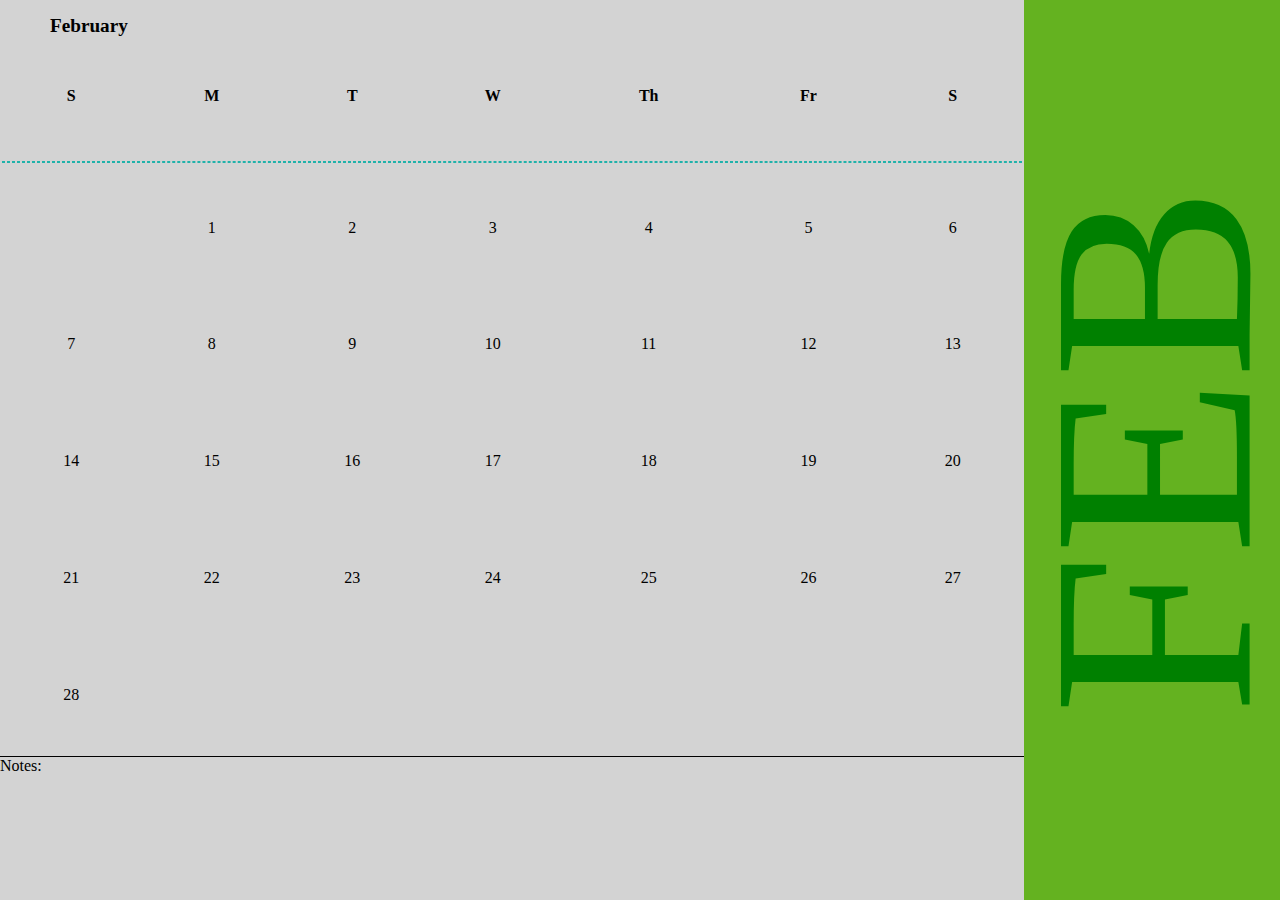
<file: calender/months/february.html>
<!DOCTYPE html>
<html lang="en">

<head>
    <meta charset="UTF-8">
    <meta http-equiv="X-UA-Compatible" content="IE=edge">
    <meta name="viewport" content="width=device-width, initial-scale=1.0">
    <title>Document</title>
    <link rel="stylesheet" href="style.css">
</head>

<body>
    <div class="main-body">
        <div class="month-body">
            <div class="month">
                <div class="heading">February</div>
                <table>

                    <tr class="table-row1">
                        <th>S</th>
                        <th>M</th>
                        <th>T</th>
                        <th>W</th>
                        <th>Th</th>
                        <th>Fr</th>
                        <th>S</th>
                    </tr>
                    <tr>
                        <th>
                            <div style="border: 1px dashed lightseagreen"></div>
                        </th>
                        <th>
                            <div style="border: 1px dashed lightseagreen"></div>
                        </th>
                        <th>
                            <div style="border: 1px dashed lightseagreen"></div>
                        </th>
                        <th>
                            <div style="border: 1px dashed lightseagreen"></div>
                        </th>
                        <th>
                            <div style="border: 1px dashed lightseagreen"></div>
                        </th>
                        <th>
                            <div style="border: 1px dashed lightseagreen"></div>
                        </th>
                        <th>
                            <div style="border: 1px dashed lightseagreen"></div>
                        </th>
                    </tr>
                    <tr>
                        <td></td>
                        <td>1</td>
                        <td>2</td>
                        <td>3</td>
                        <td>4</td>
                        <td>5</td>
                        <td>6</td>
                    </tr>
                    <tr>
                        <td>7</td>
                        <td>8</td>
                        <td>9</td>
                        <td>10</td>
                        <td>11</td>
                        <td>12</td>
                        <td>13</td>
                    </tr>
                    <tr>
                        <td>14</td>
                        <td>15</td>
                        <td>16</td>
                        <td>17</td>
                        <td>18</td>
                        <td>19</td>
                        <td>20</td>
                    </tr>
                    <tr>
                        <td>21</td>
                        <td>22</td>
                        <td>23</td>
                        <td>24</td>
                        <td>25</td>
                        <td>26</td>
                        <td>27</td>
                    </tr>
                    <tr>
                        <td>28</td>
                        

                    </tr>

                    <tr>

                    </tr>
                </table>
                <span>Notes:</span>
            </div>
        </div>
        <div class="side-body">
            <div class="text">
                FEB
            </div>
        </div>
    </div>

</body>

</html>
</file>
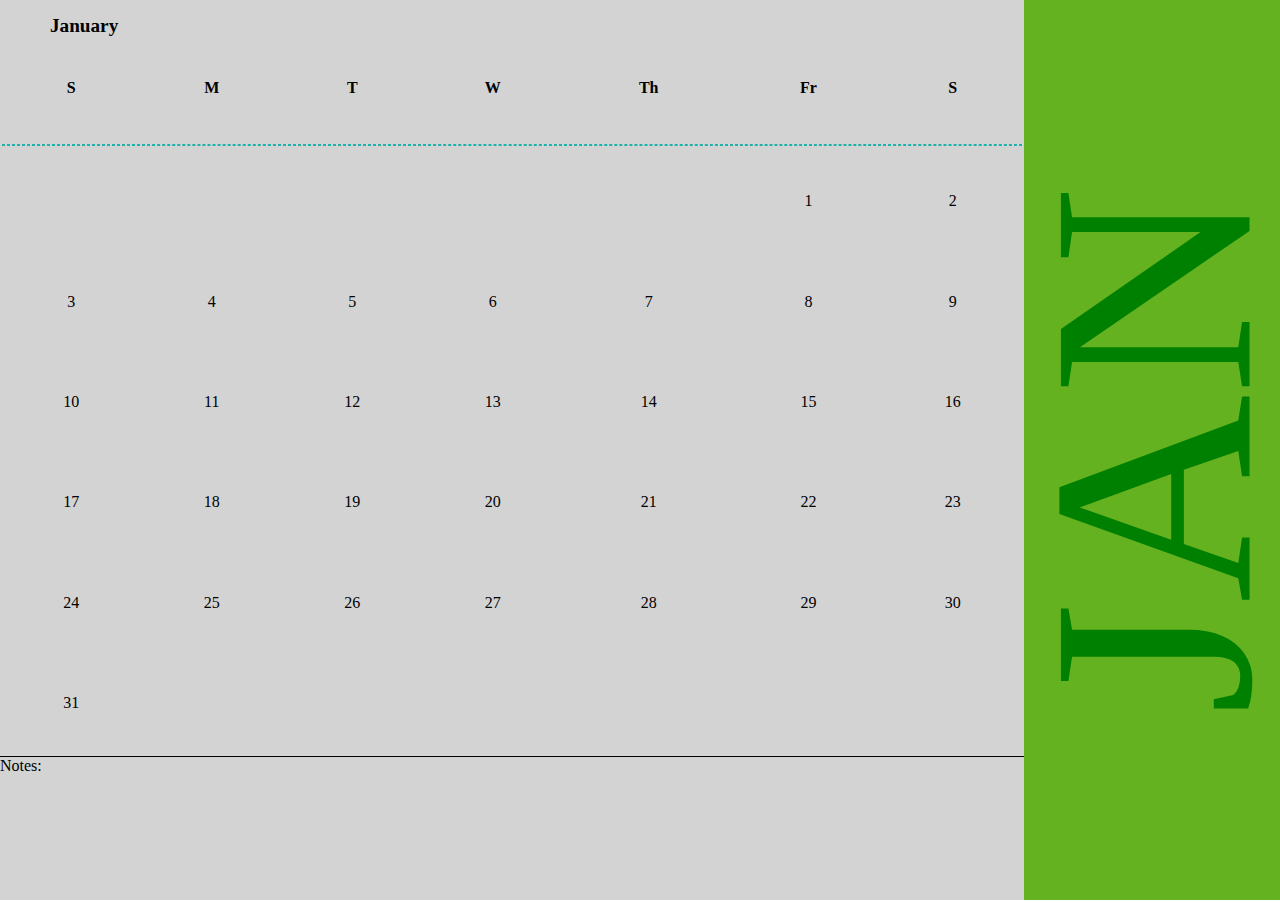
<file: calender/months/january.html>
<!DOCTYPE html>
<html lang="en">
<head>
    <meta charset="UTF-8">
    <meta http-equiv="X-UA-Compatible" content="IE=edge">
    <meta name="viewport" content="width=device-width, initial-scale=1.0">
    <title>Document</title>
    <link rel="stylesheet" href="style.css">
</head>
<body>
    <div class="main-body">
    <div class="month-body">
        <div class="month">
            <div class="heading">January</div>
            <table>
                
                <tr class="table-row1">
                    <th>S</th>
                    <th>M</th>
                    <th>T</th>
                    <th>W</th>
                    <th>Th</th>
                    <th>Fr</th>
                    <th>S</th>
                </tr>
                <tr>
                    <th>
                        <div style="border: 1px dashed lightseagreen"></div>
                    </th>
                    <th>
                        <div style="border: 1px dashed lightseagreen"></div>
                    </th>
                    <th>
                        <div style="border: 1px dashed lightseagreen"></div>
                    </th>
                    <th>
                        <div style="border: 1px dashed lightseagreen"></div>
                    </th>
                    <th>
                        <div style="border: 1px dashed lightseagreen"></div>
                    </th>
                    <th>
                        <div style="border: 1px dashed lightseagreen"></div>
                    </th>
                    <th>
                        <div style="border: 1px dashed lightseagreen"></div>
                    </th>
                </tr>
                <tr>
                    <td></td>
                    <td></td>
                    <td></td>
                    <td></td>
                    <td></td>
                    <td>1</td>
                    <td>2</td>
                </tr>
                <tr>
                    <td>3</td>
                    <td>4</td>
                    <td>5</td>
                    <td>6</td>
                    <td>7</td>
                    <td>8</td>
                    <td>9</td>
                </tr>
                <tr>
                    <td>10</td>
                    <td>11</td>
                    <td>12</td>
                    <td>13</td>
                    <td>14</td>
                    <td>15</td>
                    <td>16</td>
                </tr>
                <tr>
                    <td>17</td>
                     <td>18</td>
                     <td>19</td>
                     <td>20</td>
                     <td>21</td>
                     <td>22</td>
                     <td>23</td>
                </tr>
                <tr>
                    <td>24</td>
                    <td>25</td>
                    <td>26</td>
                    <td>27</td>
                    <td>28</td>
                    <td>29</td>
                    <td>30</td>
                </tr>
                <tr>
                    <td>31</td>
                </tr>
                <tr>

                </tr>
            </table>
            <span>Notes:</span>
        </div>
    </div>
    <div class="side-body">
        <div class="text">
            JAN
        </div>
    </div>
    </div>
    
</body>
</html>
</file>
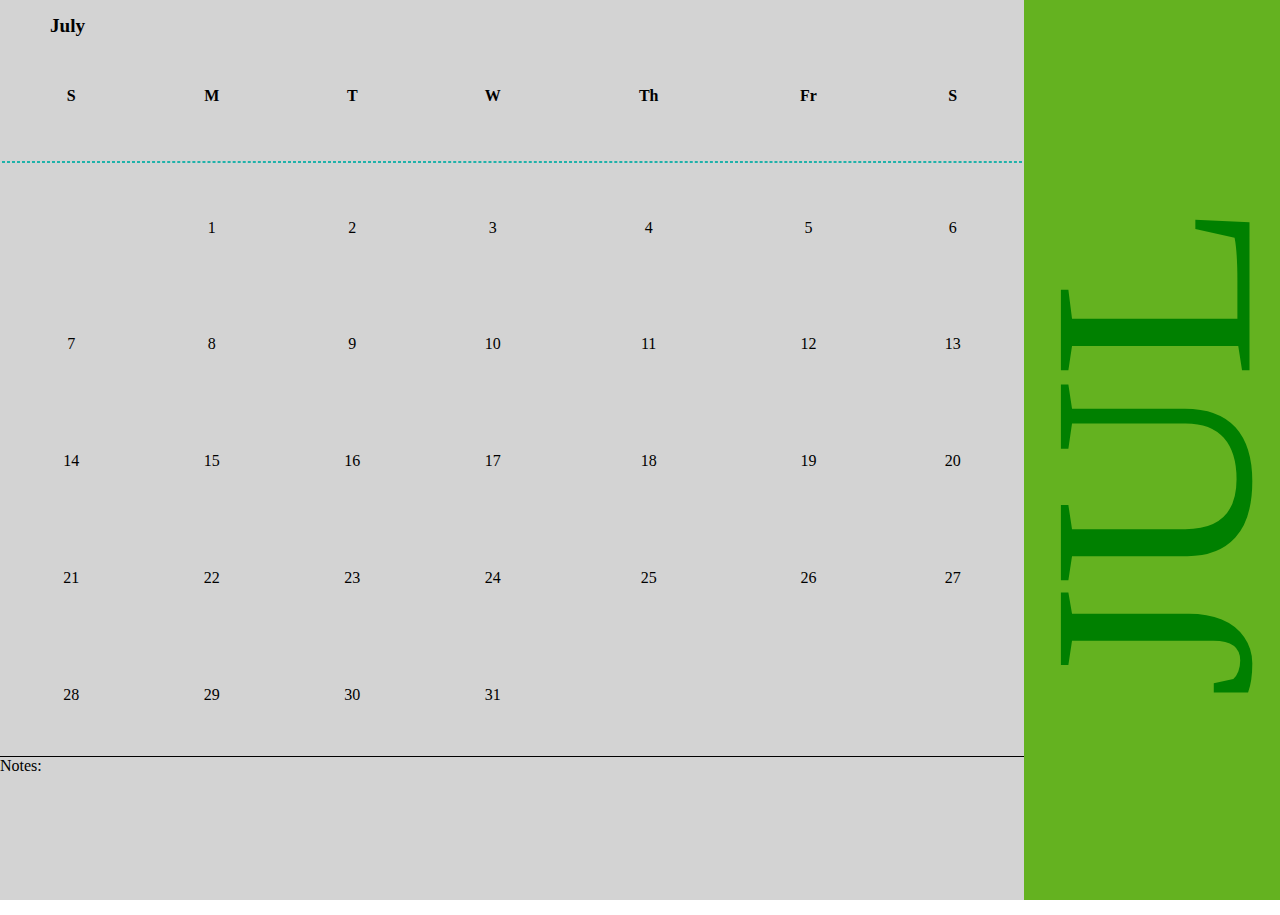
<file: calender/months/july.html>
<!DOCTYPE html>
<html lang="en">
<head>
    <meta charset="UTF-8">
    <meta http-equiv="X-UA-Compatible" content="IE=edge">
    <meta name="viewport" content="width=device-width, initial-scale=1.0">
    <title>Document</title>
    <link rel="stylesheet" href="style.css">
</head>
<body>
    <div class="main-body">
    <div class="month-body">
        <div class="month">
            <div class="heading">July</div>
            <table>

                <tr class="table-row1">
                    <th>S</th>
                    <th>M</th>
                    <th>T</th>
                    <th>W</th>
                    <th>Th</th>
                    <th>Fr</th>
                    <th>S</th>
                </tr>
                <tr>
                    <th>
                        <div style="border: 1px dashed lightseagreen"></div>
                    </th>
                    <th>
                        <div style="border: 1px dashed lightseagreen"></div>
                    </th>
                    <th>
                        <div style="border: 1px dashed lightseagreen"></div>
                    </th>
                    <th>
                        <div style="border: 1px dashed lightseagreen"></div>
                    </th>
                    <th>
                        <div style="border: 1px dashed lightseagreen"></div>
                    </th>
                    <th>
                        <div style="border: 1px dashed lightseagreen"></div>
                    </th>
                    <th>
                        <div style="border: 1px dashed lightseagreen"></div>
                    </th>
                </tr>
                <tr>
                    <td></td>
                    <td>1</td>
                    <td>2</td>
                    <td>3</td>
                    <td>4</td>
                    <td>5</td>
                    <td>6</td>
                </tr>
                <tr>
                    <td>7</td>
                    <td>8</td>
                    <td>9</td>
                    <td>10</td>
                    <td>11</td>
                    <td>12</td>
                    <td>13</td>
                </tr>
                <tr>
                    <td>14</td>
                    <td>15</td>
                    <td>16</td>
                    <td>17</td>
                    <td>18</td>
                    <td>19</td>
                    <td>20</td>
                </tr>
                <tr>
                    <td>21</td>
                    <td>22</td>
                    <td>23</td>
                    <td>24</td>
                    <td>25</td>
                    <td>26</td>
                    <td>27</td>
                </tr>
                <tr>
                    <td>28</td>
                    <td>29</td>
                    <td>30</td>
                    <td>31</td>
                    

                </tr>

                <tr>

                </tr>
            </table>
            <span>Notes:</span>
        </div>
    </div>
    <div class="side-body">
        <div class="text">
            JUL
        </div>
    </div>
    </div>
    
</body>
</html>
</file>
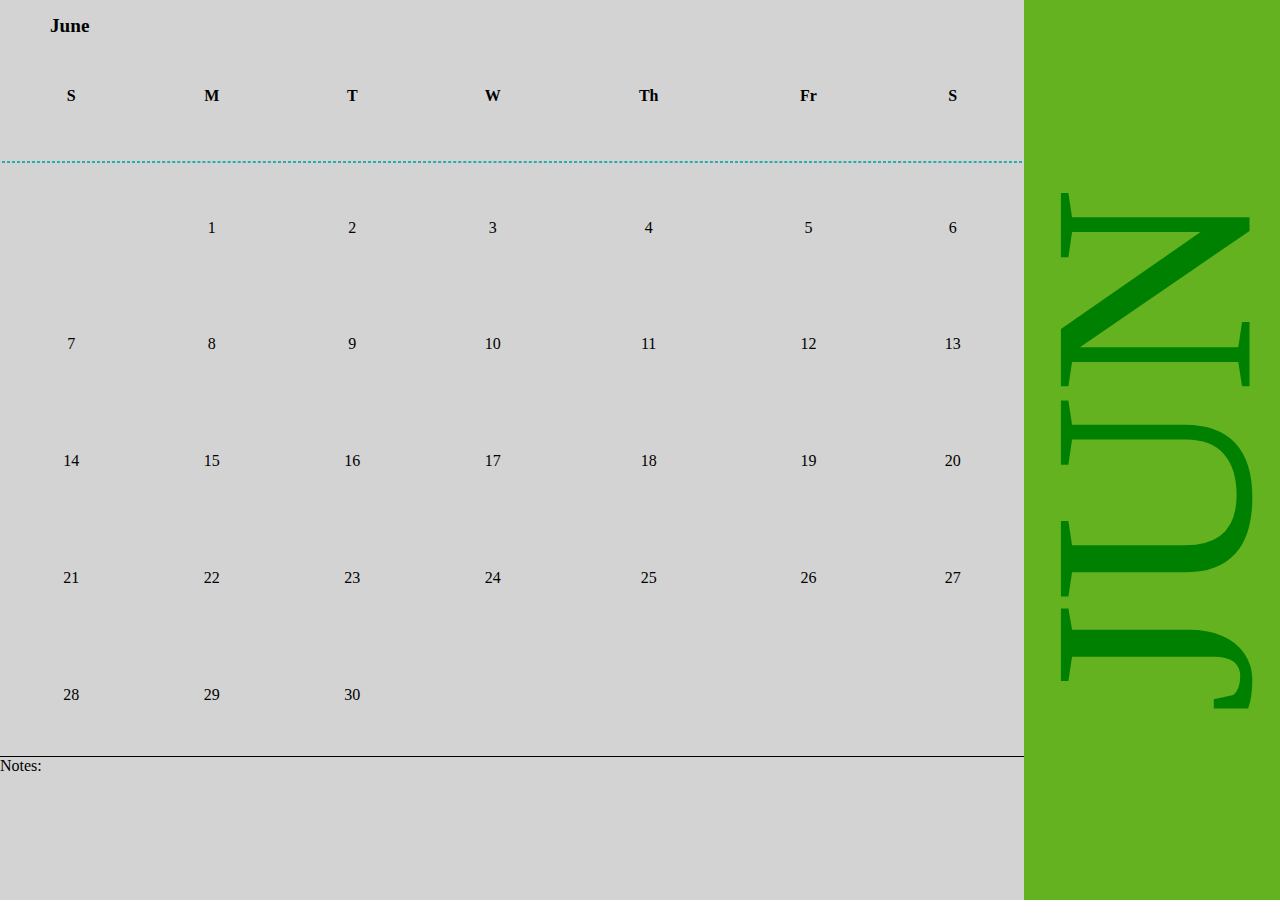
<file: calender/months/june.html>
<!DOCTYPE html>
<html lang="en">

<head>
    <meta charset="UTF-8">
    <meta http-equiv="X-UA-Compatible" content="IE=edge">
    <meta name="viewport" content="width=device-width, initial-scale=1.0">
    <title>Document</title>
    <link rel="stylesheet" href="style.css">
</head>

<body>
    <div class="main-body">
        <div class="month-body">
            <div class="month">
                <div class="heading">June</div>
                <table>

                    <tr class="table-row1">
                        <th>S</th>
                        <th>M</th>
                        <th>T</th>
                        <th>W</th>
                        <th>Th</th>
                        <th>Fr</th>
                        <th>S</th>
                    </tr>
                    <tr>
                        <th>
                            <div style="border: 1px dashed lightseagreen"></div>
                        </th>
                        <th>
                            <div style="border: 1px dashed lightseagreen"></div>
                        </th>
                        <th>
                            <div style="border: 1px dashed lightseagreen"></div>
                        </th>
                        <th>
                            <div style="border: 1px dashed lightseagreen"></div>
                        </th>
                        <th>
                            <div style="border: 1px dashed lightseagreen"></div>
                        </th>
                        <th>
                            <div style="border: 1px dashed lightseagreen"></div>
                        </th>
                        <th>
                            <div style="border: 1px dashed lightseagreen"></div>
                        </th>
                    </tr>
                    <tr>
                        <td></td>
                        <td>1</td>
                        <td>2</td>
                        <td>3</td>
                        <td>4</td>
                        <td>5</td>
                        <td>6</td>
                    </tr>
                    <tr>
                        <td>7</td>
                        <td>8</td>
                        <td>9</td>
                        <td>10</td>
                        <td>11</td>
                        <td>12</td>
                        <td>13</td>
                    </tr>
                    <tr>
                        <td>14</td>
                        <td>15</td>
                        <td>16</td>
                        <td>17</td>
                        <td>18</td>
                        <td>19</td>
                        <td>20</td>
                    </tr>
                    <tr>
                        <td>21</td>
                        <td>22</td>
                        <td>23</td>
                        <td>24</td>
                        <td>25</td>
                        <td>26</td>
                        <td>27</td>
                    </tr>
                    <tr>
                        <td>28</td>
                        <td>29</td>
                        <td>30</td>
                        
                        

                    </tr>

                    <tr>

                    </tr>
                </table>
                <span>Notes:</span>
            </div>
        </div>
        <div class="side-body">
            <div class="text">
                JUN
            </div>
        </div>
    </div>

</body>

</html>
</file>
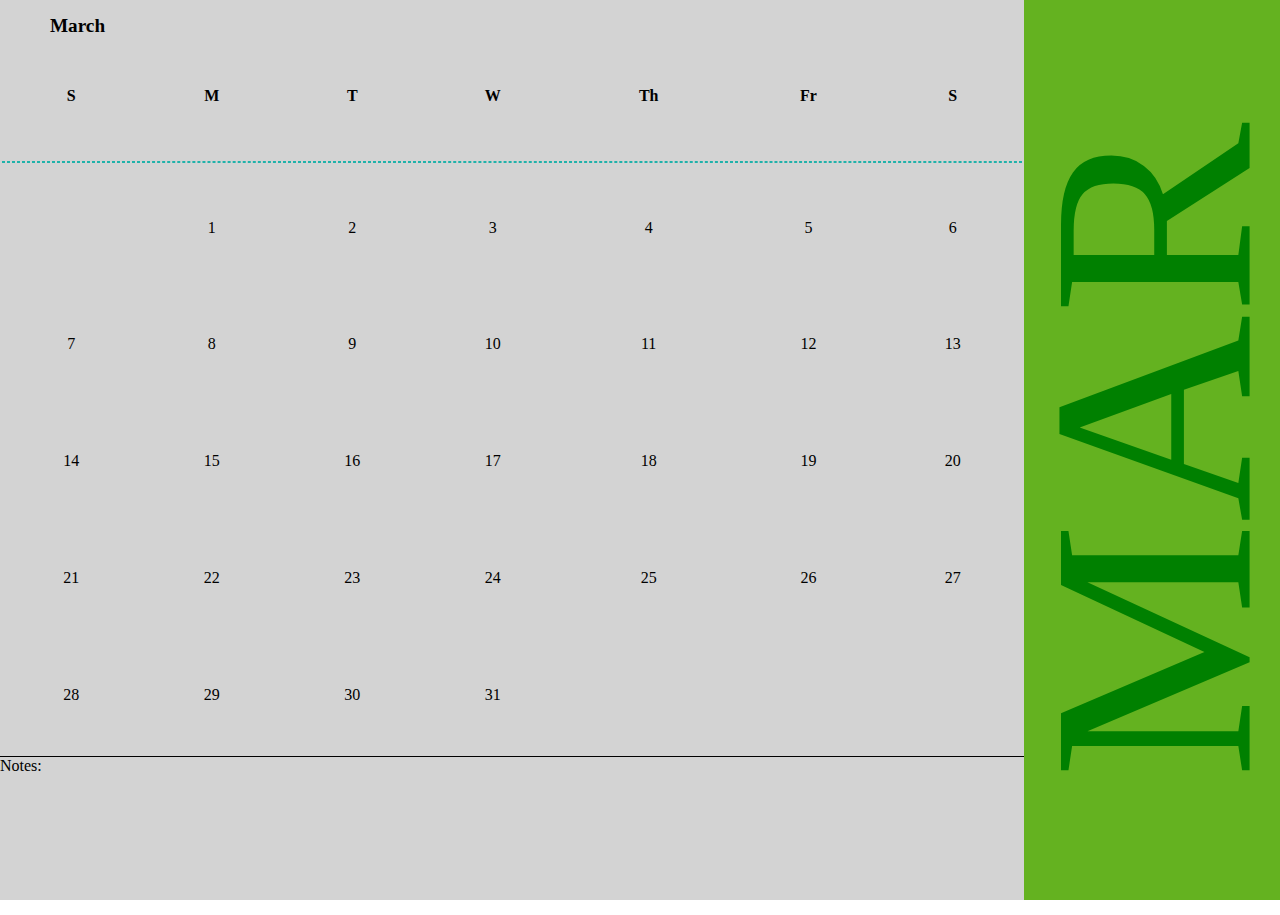
<file: calender/months/march.html>
<!DOCTYPE html>
<html lang="en">

<head>
    <meta charset="UTF-8">
    <meta http-equiv="X-UA-Compatible" content="IE=edge">
    <meta name="viewport" content="width=device-width, initial-scale=1.0">
    <title>Document</title>
    <link rel="stylesheet" href="style.css">
</head>

<body>
    <div class="main-body">
        <div class="month-body">
            <div class="month">
                <div class="heading">March</div>
                <table>

                    <tr class="table-row1">
                        <th>S</th>
                        <th>M</th>
                        <th>T</th>
                        <th>W</th>
                        <th>Th</th>
                        <th>Fr</th>
                        <th>S</th>
                    </tr>
                    <tr>
                        <th>
                            <div style="border: 1px dashed lightseagreen"></div>
                        </th>
                        <th>
                            <div style="border: 1px dashed lightseagreen"></div>
                        </th>
                        <th>
                            <div style="border: 1px dashed lightseagreen"></div>
                        </th>
                        <th>
                            <div style="border: 1px dashed lightseagreen"></div>
                        </th>
                        <th>
                            <div style="border: 1px dashed lightseagreen"></div>
                        </th>
                        <th>
                            <div style="border: 1px dashed lightseagreen"></div>
                        </th>
                        <th>
                            <div style="border: 1px dashed lightseagreen"></div>
                        </th>
                    </tr>
                    <tr>
                        <td></td>
                        <td>1</td>
                        <td>2</td>
                        <td>3</td>
                        <td>4</td>
                        <td>5</td>
                        <td>6</td>
                    </tr>
                    <tr>
                        <td>7</td>
                        <td>8</td>
                        <td>9</td>
                        <td>10</td>
                        <td>11</td>
                        <td>12</td>
                        <td>13</td>
                    </tr>
                    <tr>
                        <td>14</td>
                        <td>15</td>
                        <td>16</td>
                        <td>17</td>
                        <td>18</td>
                        <td>19</td>
                        <td>20</td>
                    </tr>
                    <tr>
                        <td>21</td>
                        <td>22</td>
                        <td>23</td>
                        <td>24</td>
                        <td>25</td>
                        <td>26</td>
                        <td>27</td>
                    </tr>
                    <tr>
                        <td>28</td>
                        <td>29</td>
                        <td>30</td>
                        <td>31</td>
                        

                    </tr>

                    <tr>

                    </tr>
                </table>
                <span>Notes:</span>
            </div>
        </div>
        <div class="side-body">
            <div class="text">
                MAR
            </div>
        </div>
    </div>

</body>

</html>
</file>
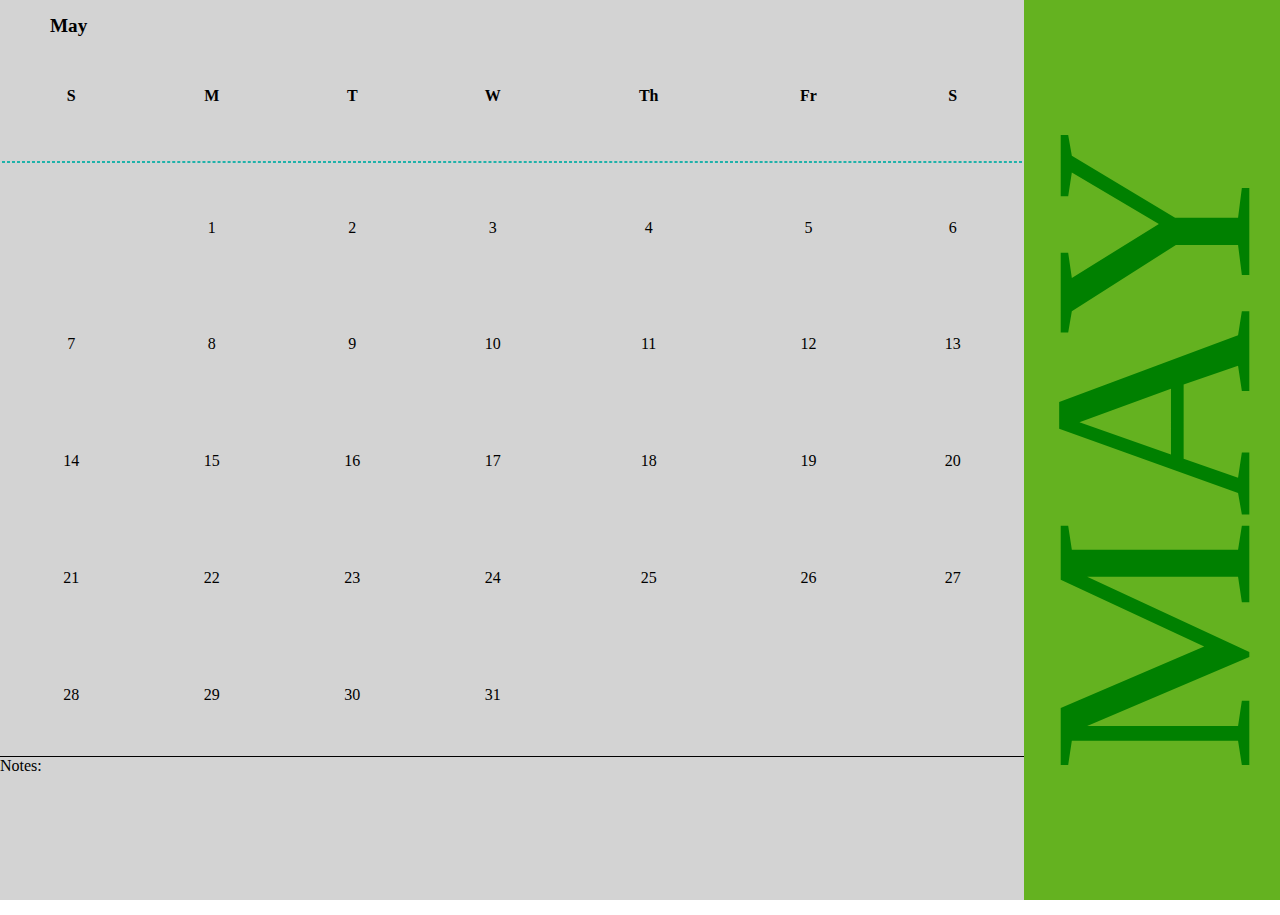
<file: calender/months/may.html>
<!DOCTYPE html>
<html lang="en">
<head>
    <meta charset="UTF-8">
    <meta http-equiv="X-UA-Compatible" content="IE=edge">
    <meta name="viewport" content="width=device-width, initial-scale=1.0">
    <title>Document</title>
    <link rel="stylesheet" href="style.css">
</head>
<body>
    <div class="main-body">
    <div class="month-body">
        <div class="month">
            <div class="heading">May</div>
            <table>

                <tr class="table-row1">
                    <th>S</th>
                    <th>M</th>
                    <th>T</th>
                    <th>W</th>
                    <th>Th</th>
                    <th>Fr</th>
                    <th>S</th>
                </tr>
                <tr>
                    <th>
                        <div style="border: 1px dashed lightseagreen"></div>
                    </th>
                    <th>
                        <div style="border: 1px dashed lightseagreen"></div>
                    </th>
                    <th>
                        <div style="border: 1px dashed lightseagreen"></div>
                    </th>
                    <th>
                        <div style="border: 1px dashed lightseagreen"></div>
                    </th>
                    <th>
                        <div style="border: 1px dashed lightseagreen"></div>
                    </th>
                    <th>
                        <div style="border: 1px dashed lightseagreen"></div>
                    </th>
                    <th>
                        <div style="border: 1px dashed lightseagreen"></div>
                    </th>
                </tr>
                <tr>
                    <td></td>
                    <td>1</td>
                    <td>2</td>
                    <td>3</td>
                    <td>4</td>
                    <td>5</td>
                    <td>6</td>
                </tr>
                <tr>
                    <td>7</td>
                    <td>8</td>
                    <td>9</td>
                    <td>10</td>
                    <td>11</td>
                    <td>12</td>
                    <td>13</td>
                </tr>
                <tr>
                    <td>14</td>
                    <td>15</td>
                    <td>16</td>
                    <td>17</td>
                    <td>18</td>
                    <td>19</td>
                    <td>20</td>
                </tr>
                <tr>
                    <td>21</td>
                    <td>22</td>
                    <td>23</td>
                    <td>24</td>
                    <td>25</td>
                    <td>26</td>
                    <td>27</td>
                </tr>
                <tr>
                    <td>28</td>
                    <td>29</td>
                    <td>30</td>
                    <td>31</td>
                    

                </tr>

                <tr>

                </tr>
            </table>
            <span>Notes:</span>
        </div>
    </div>
    <div class="side-body">
        <div class="text">
            MAY
        </div>
    </div>
    </div>
    
</body>
</html>
</file>
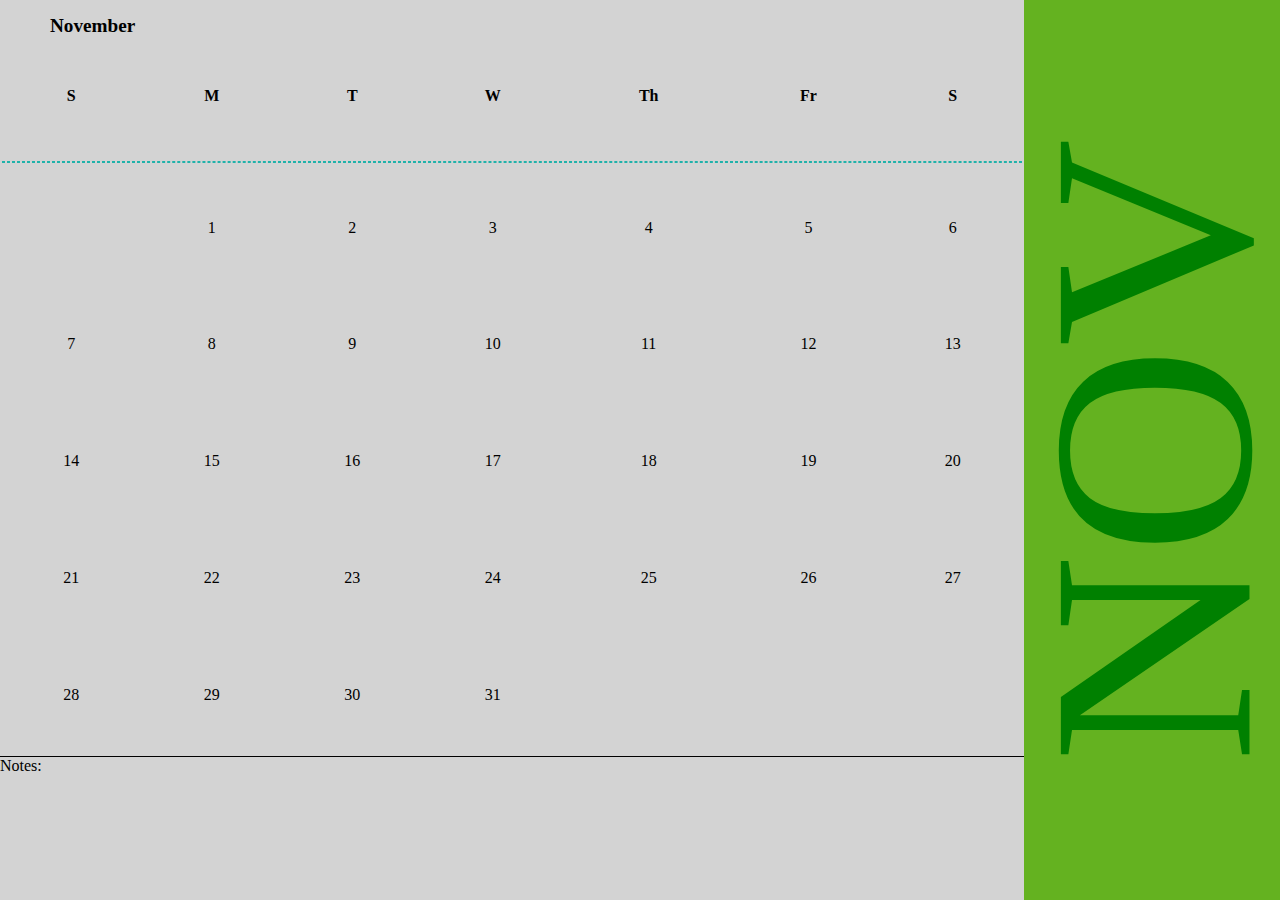
<file: calender/months/november.html>
<!DOCTYPE html>
<html lang="en">
<head>
    <meta charset="UTF-8">
    <meta http-equiv="X-UA-Compatible" content="IE=edge">
    <meta name="viewport" content="width=device-width, initial-scale=1.0">
    <title>Document</title>
    <link rel="stylesheet" href="style.css">
</head>
<body>
    <div class="main-body">
    <div class="month-body">
        <div class="month">
            <div class="heading">November</div>
            <table>

                <tr class="table-row1">
                    <th>S</th>
                    <th>M</th>
                    <th>T</th>
                    <th>W</th>
                    <th>Th</th>
                    <th>Fr</th>
                    <th>S</th>
                </tr>
                <tr>
                    <th>
                        <div style="border: 1px dashed lightseagreen"></div>
                    </th>
                    <th>
                        <div style="border: 1px dashed lightseagreen"></div>
                    </th>
                    <th>
                        <div style="border: 1px dashed lightseagreen"></div>
                    </th>
                    <th>
                        <div style="border: 1px dashed lightseagreen"></div>
                    </th>
                    <th>
                        <div style="border: 1px dashed lightseagreen"></div>
                    </th>
                    <th>
                        <div style="border: 1px dashed lightseagreen"></div>
                    </th>
                    <th>
                        <div style="border: 1px dashed lightseagreen"></div>
                    </th>
                </tr>
                <tr>
                    <td></td>
                    <td>1</td>
                    <td>2</td>
                    <td>3</td>
                    <td>4</td>
                    <td>5</td>
                    <td>6</td>
                </tr>
                <tr>
                    <td>7</td>
                    <td>8</td>
                    <td>9</td>
                    <td>10</td>
                    <td>11</td>
                    <td>12</td>
                    <td>13</td>
                </tr>
                <tr>
                    <td>14</td>
                    <td>15</td>
                    <td>16</td>
                    <td>17</td>
                    <td>18</td>
                    <td>19</td>
                    <td>20</td>
                </tr>
                <tr>
                    <td>21</td>
                    <td>22</td>
                    <td>23</td>
                    <td>24</td>
                    <td>25</td>
                    <td>26</td>
                    <td>27</td>
                </tr>
                <tr>
                    <td>28</td>
                    <td>29</td>
                    <td>30</td>
                    <td>31</td>
                    

                </tr>

                <tr>

                </tr>
            </table>
            <span>Notes:</span>
        </div>
    </div>
    <div class="side-body">
        <div class="text">
            NOV
        </div>
    </div>
    </div>
    
</body>
</html>
</file>
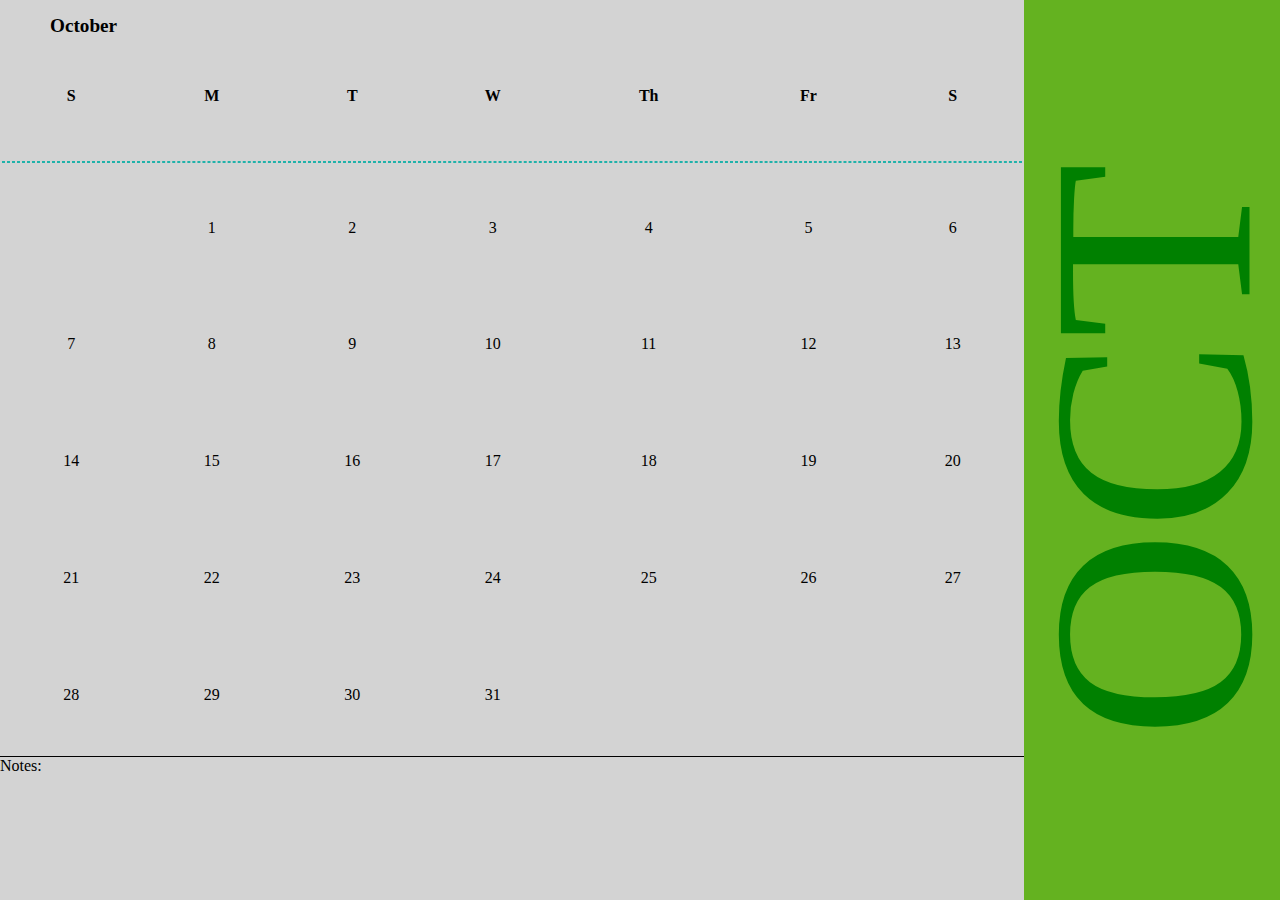
<file: calender/months/october.html>
<!DOCTYPE html>
<html lang="en">
<head>
    <meta charset="UTF-8">
    <meta http-equiv="X-UA-Compatible" content="IE=edge">
    <meta name="viewport" content="width=device-width, initial-scale=1.0">
    <title>Document</title>
    <link rel="stylesheet" href="style.css">
</head>
<body>
    <div class="main-body">
    <div class="month-body">
        <div class="month">
            <div class="heading">October</div>
            <table>

                <tr class="table-row1">
                    <th>S</th>
                    <th>M</th>
                    <th>T</th>
                    <th>W</th>
                    <th>Th</th>
                    <th>Fr</th>
                    <th>S</th>
                </tr>
                <tr>
                    <th>
                        <div style="border: 1px dashed lightseagreen"></div>
                    </th>
                    <th>
                        <div style="border: 1px dashed lightseagreen"></div>
                    </th>
                    <th>
                        <div style="border: 1px dashed lightseagreen"></div>
                    </th>
                    <th>
                        <div style="border: 1px dashed lightseagreen"></div>
                    </th>
                    <th>
                        <div style="border: 1px dashed lightseagreen"></div>
                    </th>
                    <th>
                        <div style="border: 1px dashed lightseagreen"></div>
                    </th>
                    <th>
                        <div style="border: 1px dashed lightseagreen"></div>
                    </th>
                </tr>
                <tr>
                    <td></td>
                    <td>1</td>
                    <td>2</td>
                    <td>3</td>
                    <td>4</td>
                    <td>5</td>
                    <td>6</td>
                </tr>
                <tr>
                    <td>7</td>
                    <td>8</td>
                    <td>9</td>
                    <td>10</td>
                    <td>11</td>
                    <td>12</td>
                    <td>13</td>
                </tr>
                <tr>
                    <td>14</td>
                    <td>15</td>
                    <td>16</td>
                    <td>17</td>
                    <td>18</td>
                    <td>19</td>
                    <td>20</td>
                </tr>
                <tr>
                    <td>21</td>
                    <td>22</td>
                    <td>23</td>
                    <td>24</td>
                    <td>25</td>
                    <td>26</td>
                    <td>27</td>
                </tr>
                <tr>
                    <td>28</td>
                    <td>29</td>
                    <td>30</td>
                    <td>31</td>
                    

                </tr>

                <tr>

                </tr>
            </table>
            <span>Notes:</span>
        </div>
    </div>
    <div class="side-body">
        <div class="text">
            OCT
        </div>
    </div>
    </div>
    
</body>
</html>
</file>
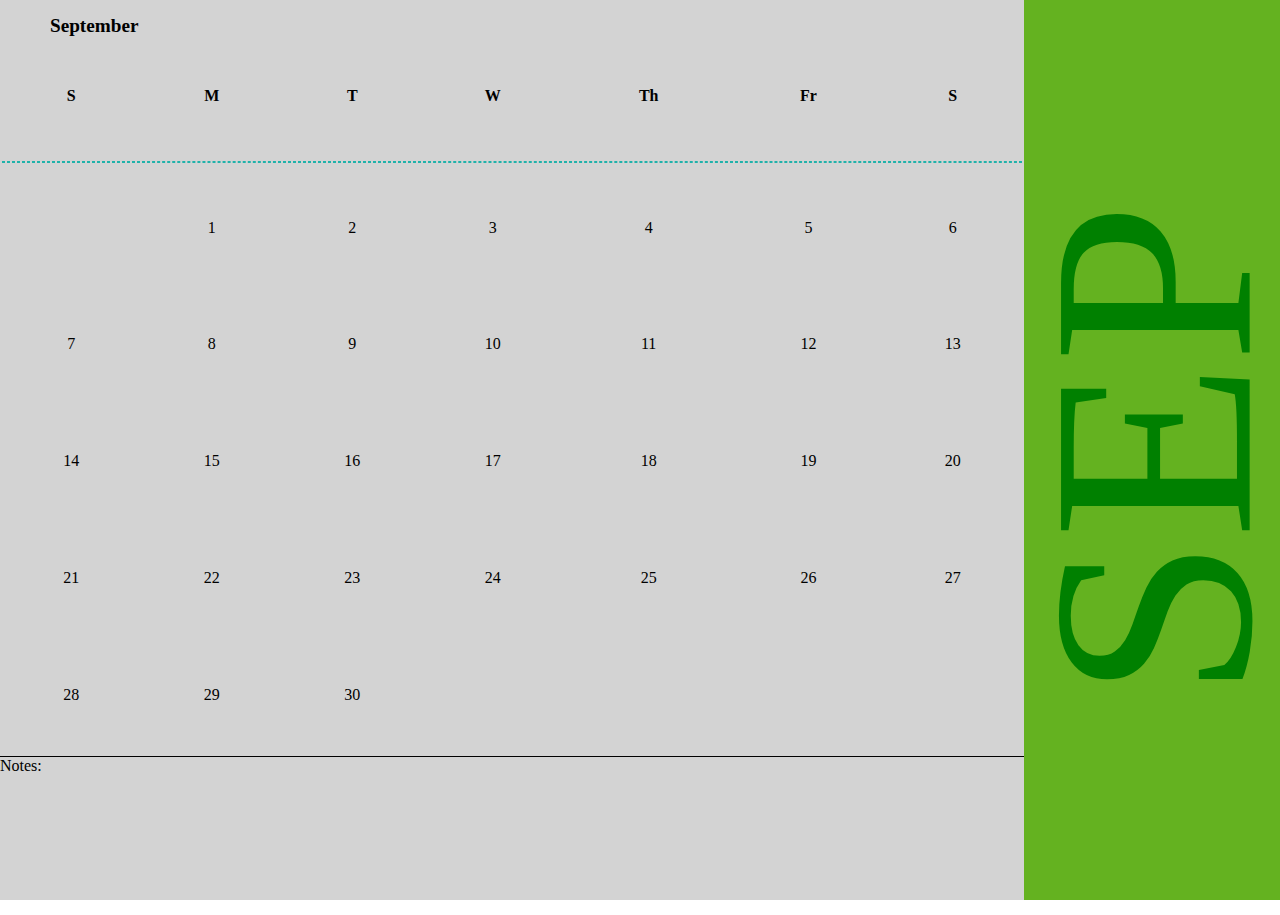
<file: calender/months/september.html>
<!DOCTYPE html>
<html lang="en">
<head>
    <meta charset="UTF-8">
    <meta http-equiv="X-UA-Compatible" content="IE=edge">
    <meta name="viewport" content="width=device-width, initial-scale=1.0">
    <title>Document</title>
    <link rel="stylesheet" href="style.css">
</head>
<body>
    <div class="main-body">
    <div class="month-body">
        <div class="month">
            <div class="heading">September</div>
            <table>

                <tr class="table-row1">
                    <th>S</th>
                    <th>M</th>
                    <th>T</th>
                    <th>W</th>
                    <th>Th</th>
                    <th>Fr</th>
                    <th>S</th>
                </tr>
                <tr>
                    <th>
                        <div style="border: 1px dashed lightseagreen"></div>
                    </th>
                    <th>
                        <div style="border: 1px dashed lightseagreen"></div>
                    </th>
                    <th>
                        <div style="border: 1px dashed lightseagreen"></div>
                    </th>
                    <th>
                        <div style="border: 1px dashed lightseagreen"></div>
                    </th>
                    <th>
                        <div style="border: 1px dashed lightseagreen"></div>
                    </th>
                    <th>
                        <div style="border: 1px dashed lightseagreen"></div>
                    </th>
                    <th>
                        <div style="border: 1px dashed lightseagreen"></div>
                    </th>
                </tr>
                <tr>
                    <td></td>
                    <td>1</td>
                    <td>2</td>
                    <td>3</td>
                    <td>4</td>
                    <td>5</td>
                    <td>6</td>
                </tr>
                <tr>
                    <td>7</td>
                    <td>8</td>
                    <td>9</td>
                    <td>10</td>
                    <td>11</td>
                    <td>12</td>
                    <td>13</td>
                </tr>
                <tr>
                    <td>14</td>
                    <td>15</td>
                    <td>16</td>
                    <td>17</td>
                    <td>18</td>
                    <td>19</td>
                    <td>20</td>
                </tr>
                <tr>
                    <td>21</td>
                    <td>22</td>
                    <td>23</td>
                    <td>24</td>
                    <td>25</td>
                    <td>26</td>
                    <td>27</td>
                </tr>
                <tr>
                    <td>28</td>
                    <td>29</td>
                    <td>30</td>
                    
                    

                </tr>

                <tr>

                </tr>
            </table>
            <span>Notes:</span>
        </div>
    </div>
    <div class="side-body">
        <div class="text">
            SEP
        </div>
    </div>
    </div>
    
</body>
</html>
</file>
<file: style.css>
*{
    margin: 0;
    padding: 0;
    box-sizing: border-box;
}
html,body{
    width: 100%;
    height: 100%;
}

header{
    background-color: #4d88ff;
    height: 10px;
    max-height: 30px;
}
.header{
    /* background-color: red; */
    margin: 10px;
    height: 150px;
    max-height: 250px;
    width: 800px;
    min-width: 400px;
    padding: 20px;
}
.header >h2{
    margin-bottom: 2px;
}

.subheader{
    /* background-color: blue; */
    height: 500px;
    max-height: 500px;
    width:900px;
    min-width: 800px;
    margin: 10px;
    padding: 20px;
    
}
table{
    /* background-color: red;? */
    height: 150px;
    width:600px;
    box-sizing: border-box;
    border-bottom: 1px solid grey;
    margin: 10px;
}
table >tr> th{
   font: bold;
   margin: 4px;
   padding: 4px;
   /* background-color: red; */

}
 
table >tr td{
   /* font: bold; */
   margin-left: 4px;
   padding: 4px;

}
 
table tr{
    /* background-color: red; */
    /* display: block; */
    text-align: center;
}
</file>
<file: calender/style.css>
*{
    margin: 0;
    padding: 0;
    box-sizing: border-box;
}
html,body{
    height: 100%;
    width: 100%;
}
.main-body{
    height: 100%;
    width: 100%;
    display: flex;
    /* background-color: red; */
}
.calender-body{
    /* background-color: blue; */
    width: 80%;
    display: flex;
    /* flex-direction: column; */
    flex-wrap: wrap;

}
.month{
    /* background-color:lightblue; */
    width: 28%;
    height: 30%;
    margin: 15px;
    padding: 1px;
    border: none;
    outline: none;
}
.month .heading{
    margin-left: 10px;
    margin-bottom: 3px;
    border-bottom: 1px solid lightseagreen;
    /* background-color: red; */
    color: lightseagreen;
}
.month >table{
    width: 100%;
}
table tr>th{
    /* margin: 2px; */
    color: lightseagreen;
}
table tr>td{
    /* margin: 2px; */
    text-align: center;
    color: lightseagreen;
}
/* .month table>tr>th{
    border-bottom: 1px solid black;
} */
.side-body{
    width: 20%;
    background-color:rgb(100, 178, 32);
    display: flex;
    justify-content: center;
    align-items: center;
}
.text{
    /* width: 1500px; */
    /* background-color: red; */
   /* text-size-adjust: 2rem; */
    /* text-align: center; */
    transform: rotate(-90deg);
    font-size:18rem;
    color: green;
}
</file>
<file: calender/months/style.css>
*{
    margin: 0;
    padding: 0;
    box-sizing: border-box;
}
html,body{
    height: 100%;
    width: 100%;
}
.main-body{
    width: 100%;
    height: 100%;
    display: flex;
}
.month-body{
    width: 80%;
    background-color:lightgray;


}
.month{
    width: 100%;
    height: 100%;
    margin-top:15px ;
    /* background-color: lightseagreen; */
}
table{
    width: 100%;
    height: 80%;
    border-bottom: 1px solid black;
    text-align: center;
    /* background-color: lightcoral; */

}

.heading{
    margin-left: 50px;
    font-size: larger;
    font-weight: bold;
}
.side-body{
    width: 20%;
    background-color: rgb(100, 178, 32);
    display: flex;
    justify-content: center;
    align-items: center;
}
.text{
    /* width: 1500px; */
    /* background-color: red; */
   /* text-size-adjust: 2rem; */
    /* text-align: center; */
    transform: rotate(-90deg);
    font-size:18rem;
    color: green;
}
</file>
